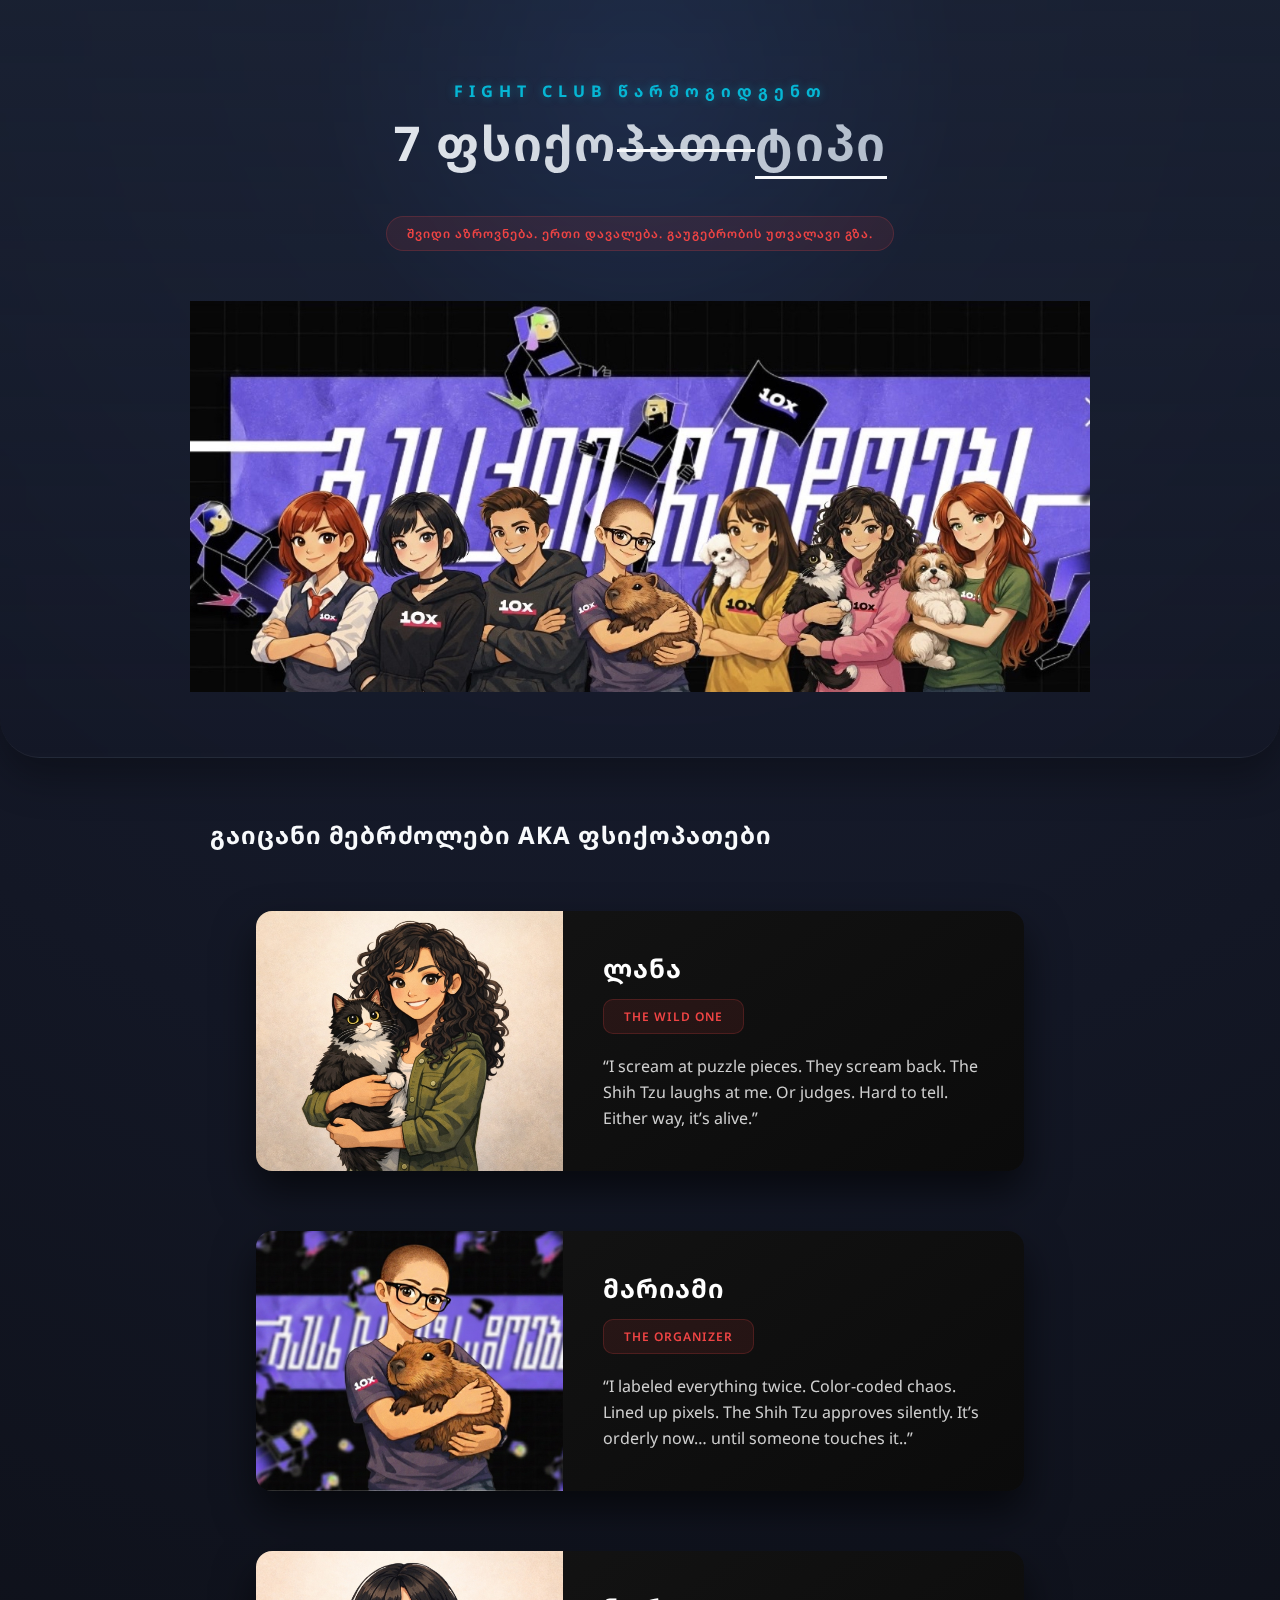
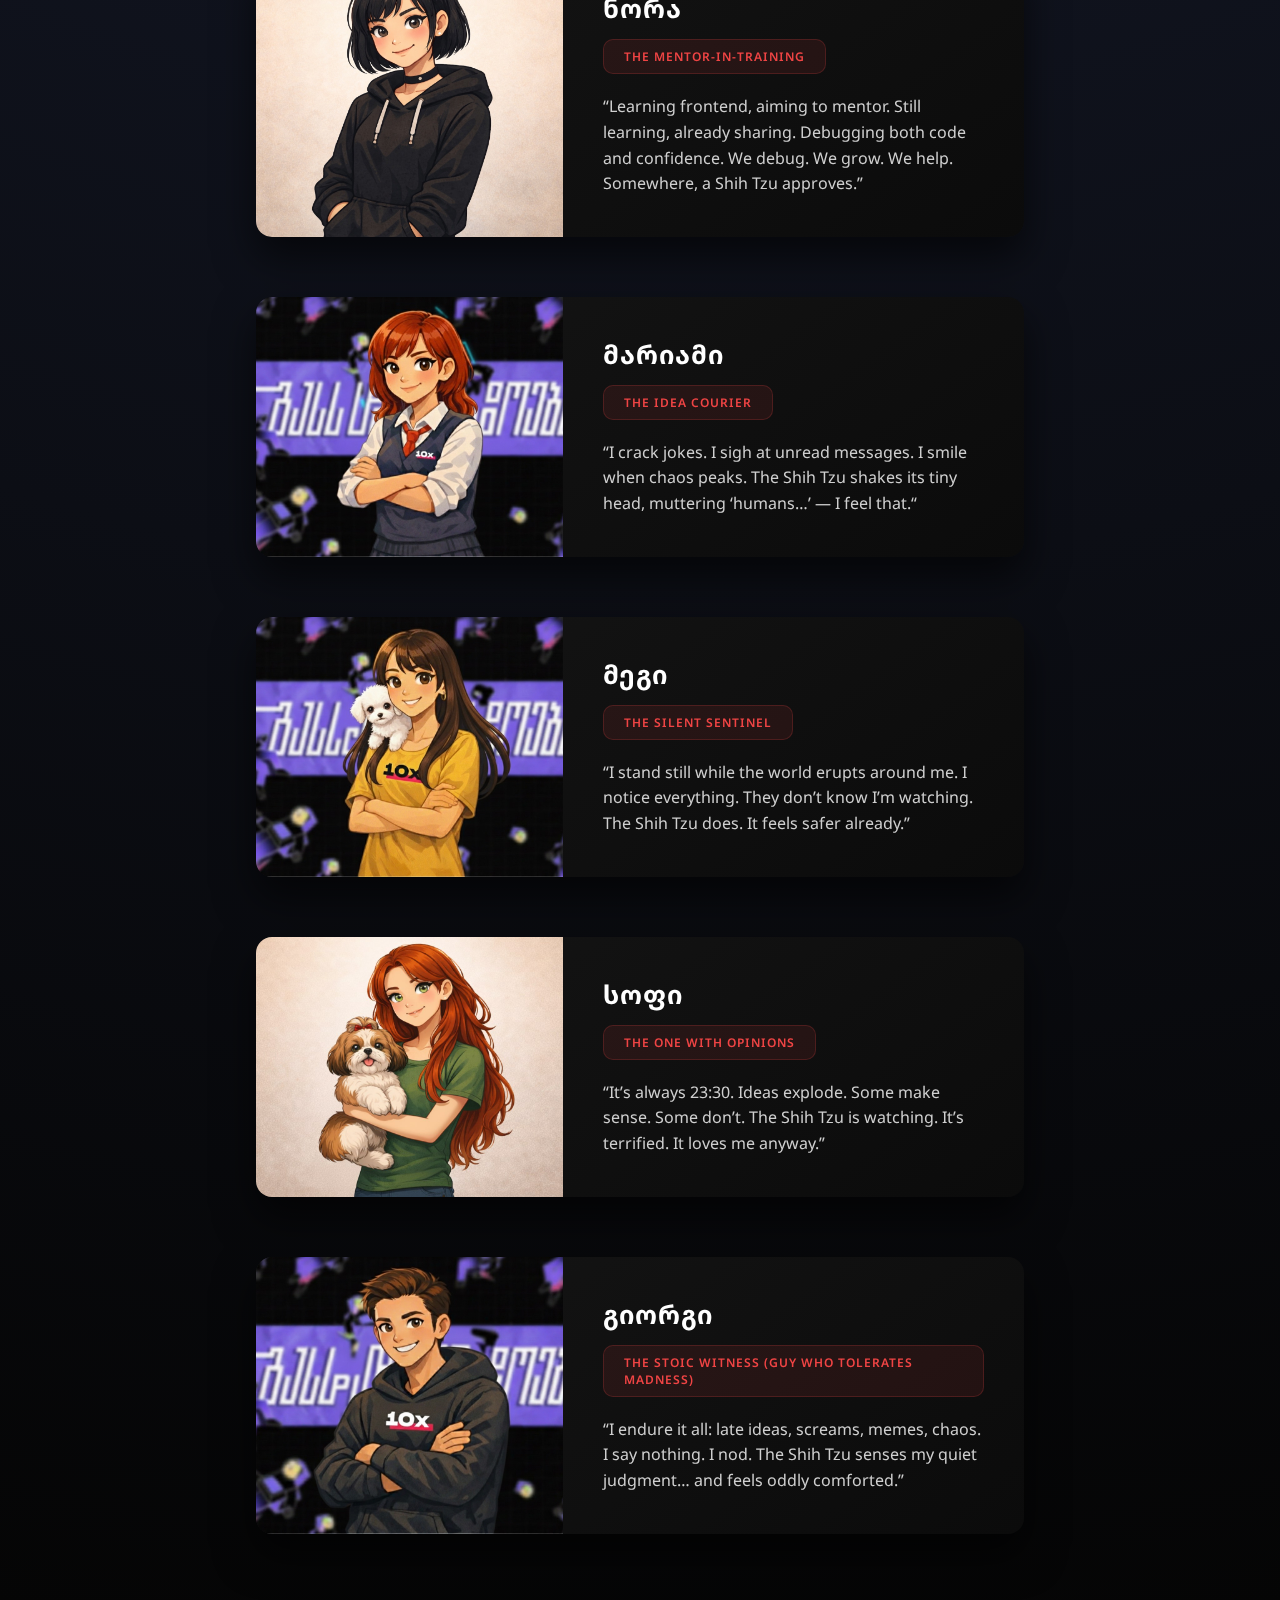
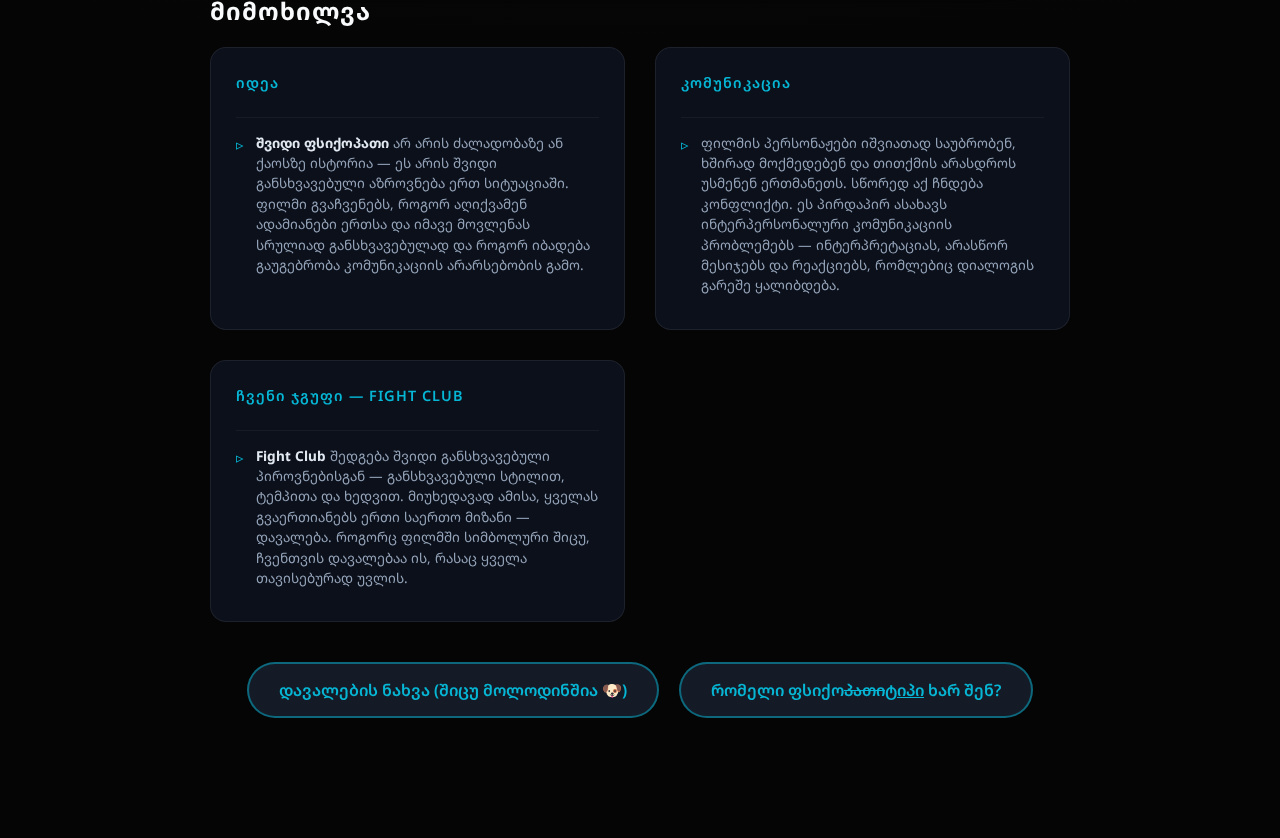
<file: index.html>
<!DOCTYPE html>
<html lang="ka">
  <head>
    <meta charset="UTF-8" />
    <meta name="viewport" content="width=device-width, initial-scale=1.0" />
    <title>Case Study: The Incident</title>
    <link rel="preconnect" href="https://fonts.googleapis.com" />
    <link rel="preconnect" href="https://fonts.gstatic.com" crossorigin />
    <link
      href="https://fonts.googleapis.com/css2?family=Noto+Sans+Georgian:wght@300;400;500;600;700&display=swap"
      rel="stylesheet"
    />
    <link rel="stylesheet" href="style.css" />
  </head>
  <body>
    <div id="snow-container"></div>
    <div class="ambient-light"></div>

    <header class="hero-full glass-panel">
      <div class="hero-inner-container">
        <div class="hero-top">
          <h1>Fight club <span class="highlight">წარმოგიდგენთ</span></h1>
          <h2 class="title">
            7
            <span class="join">
              ფსიქო
              <del>პათი</del>
              <ins>ტიპი</ins>
            </span>
          </h2>
          <div class="context-badge">
            შვიდი აზროვნება. ერთი დავალება. გაუგებრობის უთვალავი გზა.
          </div>
        </div>
        <img class="bg-img" src="./assets/images/hero.png" alt="10x" />
      </div>
    </header>

    <main class="container">
      <section>
        <h2>გაიცანი მებრძოლები aka ფსიქოპათები</h2>
        <div class="psycho-wrapper">
          <div class="psycho-card">
            <div class="psycho-image">
              <img src="./assets/images/Lana.png" alt="Lana" />
            </div>
            <div class="psycho-content">
              <h3 class="psycho-name">ლანა</h3>
              <div class="cards-badge">The Wild One</div>
              <p class="psycho-text">
                “I scream at puzzle pieces. They scream back. The Shih Tzu
                laughs at me. Or judges. Hard to tell. Either way, it’s alive.”
              </p>
            </div>
          </div>

          <div class="psycho-card">
            <div class="psycho-image">
              <img src="./assets/images/Mariami(Capi).png" alt="capi" />
            </div>
            <div class="psycho-content">
              <h3 class="psycho-name">მარიამი</h3>
              <div class="cards-badge">The Organizer</div>
              <p class="psycho-text">
                “I labeled everything twice. Color-coded chaos. Lined up pixels.
                The Shih Tzu approves silently. It’s orderly now… until someone
                touches it..”
              </p>
            </div>
          </div>

          <div class="psycho-card">
            <div class="psycho-image">
              <img src="./assets/images/Nora.png" alt="nora" />
            </div>
            <div class="psycho-content">
              <h3 class="psycho-name">ნორა</h3>
              <div class="cards-badge">The Mentor-in-Training</div>
              <p class="psycho-text">
                “Learning frontend, aiming to mentor. Still learning, already
                sharing. Debugging both code and confidence. We debug. We grow.
                We help. Somewhere, a Shih Tzu approves.”
              </p>
            </div>
          </div>

          <div class="psycho-card">
            <div class="psycho-image">
              <img src="./assets/images/Mariami.png" alt="mariami" />
            </div>
            <div class="psycho-content">
              <h3 class="psycho-name">მარიამი</h3>
              <div class="cards-badge">The Idea Courier</div>
              <p class="psycho-text">
                “I crack jokes. I sigh at unread messages. I smile when chaos
                peaks. The Shih Tzu shakes its tiny head, muttering ‘humans…’ —
                I feel that.“
              </p>
            </div>
          </div>

          <div class="psycho-card">
            <div class="psycho-image">
              <img src="./assets/images/Megi.png" alt="megi" />
            </div>
            <div class="psycho-content">
              <h3 class="psycho-name">მეგი</h3>
              <div class="cards-badge">The Silent Sentinel</div>
              <p class="psycho-text">
                “I stand still while the world erupts around me. I notice
                everything. They don’t know I’m watching. The Shih Tzu does. It
                feels safer already.”
              </p>
            </div>
          </div>

          <div class="psycho-card">
            <div class="psycho-image">
              <img src="./assets/images/Sofi.png" alt="sophie" />
            </div>
            <div class="psycho-content">
              <h3 class="psycho-name">სოფი</h3>
              <div class="cards-badge">The One With Opinions</div>
              <p class="psycho-text">
                “It’s always 23:30. Ideas explode. Some make sense. Some don’t.
                The Shih Tzu is watching. It’s terrified. It loves me anyway.”
              </p>
            </div>
          </div>

          <div class="psycho-card">
            <div class="psycho-image">
              <img src="./assets/images/Giorgi.png" alt="giorgi" />
            </div>
            <div class="psycho-content">
              <h3 class="psycho-name">გიორგი</h3>
              <div class="cards-badge">
                The Stoic Witness (Guy Who Tolerates Madness)
              </div>
              <p class="psycho-text">
                “I endure it all: late ideas, screams, memes, chaos. I say
                nothing. I nod. The Shih Tzu senses my quiet judgment… and feels
                oddly comforted.”
              </p>
            </div>
          </div>
        </div>
      </section>

      <section class="mimoxilva">
        <h2>მიმოხილვა</h2>
        <div class="mission-dashboard">
          <div class="mission-card">
            <div class="card-header">
              <h3>იდეა</h3>
            </div>
            <div class="card-body">
              <ul class="task-list">
                <li>
                  <strong>შვიდი ფსიქოპათი</strong> არ არის ძალადობაზე ან ქაოსზე
                  ისტორია — ეს არის შვიდი განსხვავებული აზროვნება ერთ
                  სიტუაციაში. ფილმი გვაჩვენებს, როგორ აღიქვამენ ადამიანები ერთსა
                  და იმავე მოვლენას სრულიად განსხვავებულად და როგორ იბადება
                  გაუგებრობა კომუნიკაციის არარსებობის გამო.
                </li>
              </ul>
            </div>
          </div>

          <div class="mission-card">
            <div class="card-header">
              <h3>კომუნიკაცია</h3>
            </div>
            <div class="card-body">
              <ul class="task-list">
                <li>
                  ფილმის პერსონაჟები იშვიათად საუბრობენ, ხშირად მოქმედებენ და
                  თითქმის არასდროს უსმენენ ერთმანეთს. სწორედ აქ ჩნდება
                  კონფლიქტი. ეს პირდაპირ ასახავს ინტერპერსონალური კომუნიკაციის
                  პრობლემებს — ინტერპრეტაციას, არასწორ მესიჯებს და რეაქციებს,
                  რომლებიც დიალოგის გარეშე ყალიბდება.
                </li>
              </ul>
            </div>
          </div>

          <div class="mission-card">
            <div class="card-header">
              <h3>ჩვენი ჯგუფი — Fight Club</h3>
            </div>
            <div class="card-body">
              <ul class="task-list">
                <li>
                  <strong>Fight Club</strong> შედგება შვიდი განსხვავებული
                  პიროვნებისგან — განსხვავებული სტილით, ტემპითა და ხედვით.
                  მიუხედავად ამისა, ყველას გვაერთიანებს ერთი საერთო მიზანი —
                  დავალება. როგორც ფილმში სიმბოლური შიცუ, ჩვენთვის დავალებაა ის,
                  რასაც ყველა თავისებურად უვლის.
                </li>
              </ul>
            </div>
          </div>
        </div>
      </section>

      <div class="action-buttons">
        <a href="main.html">დავალების ნახვა (შიცუ მოლოდინშია 🐶)</a>
        <a href="https://www.personalityassessor.com/ipip-300/" target="_blank">
          რომელი ფსიქო<del>პათი</del><ins>ტიპი</ins> ხარ შენ?
        </a>
      </div>
    </main>

    <script src="script.js"></script>
  </body>
</html>
</file>
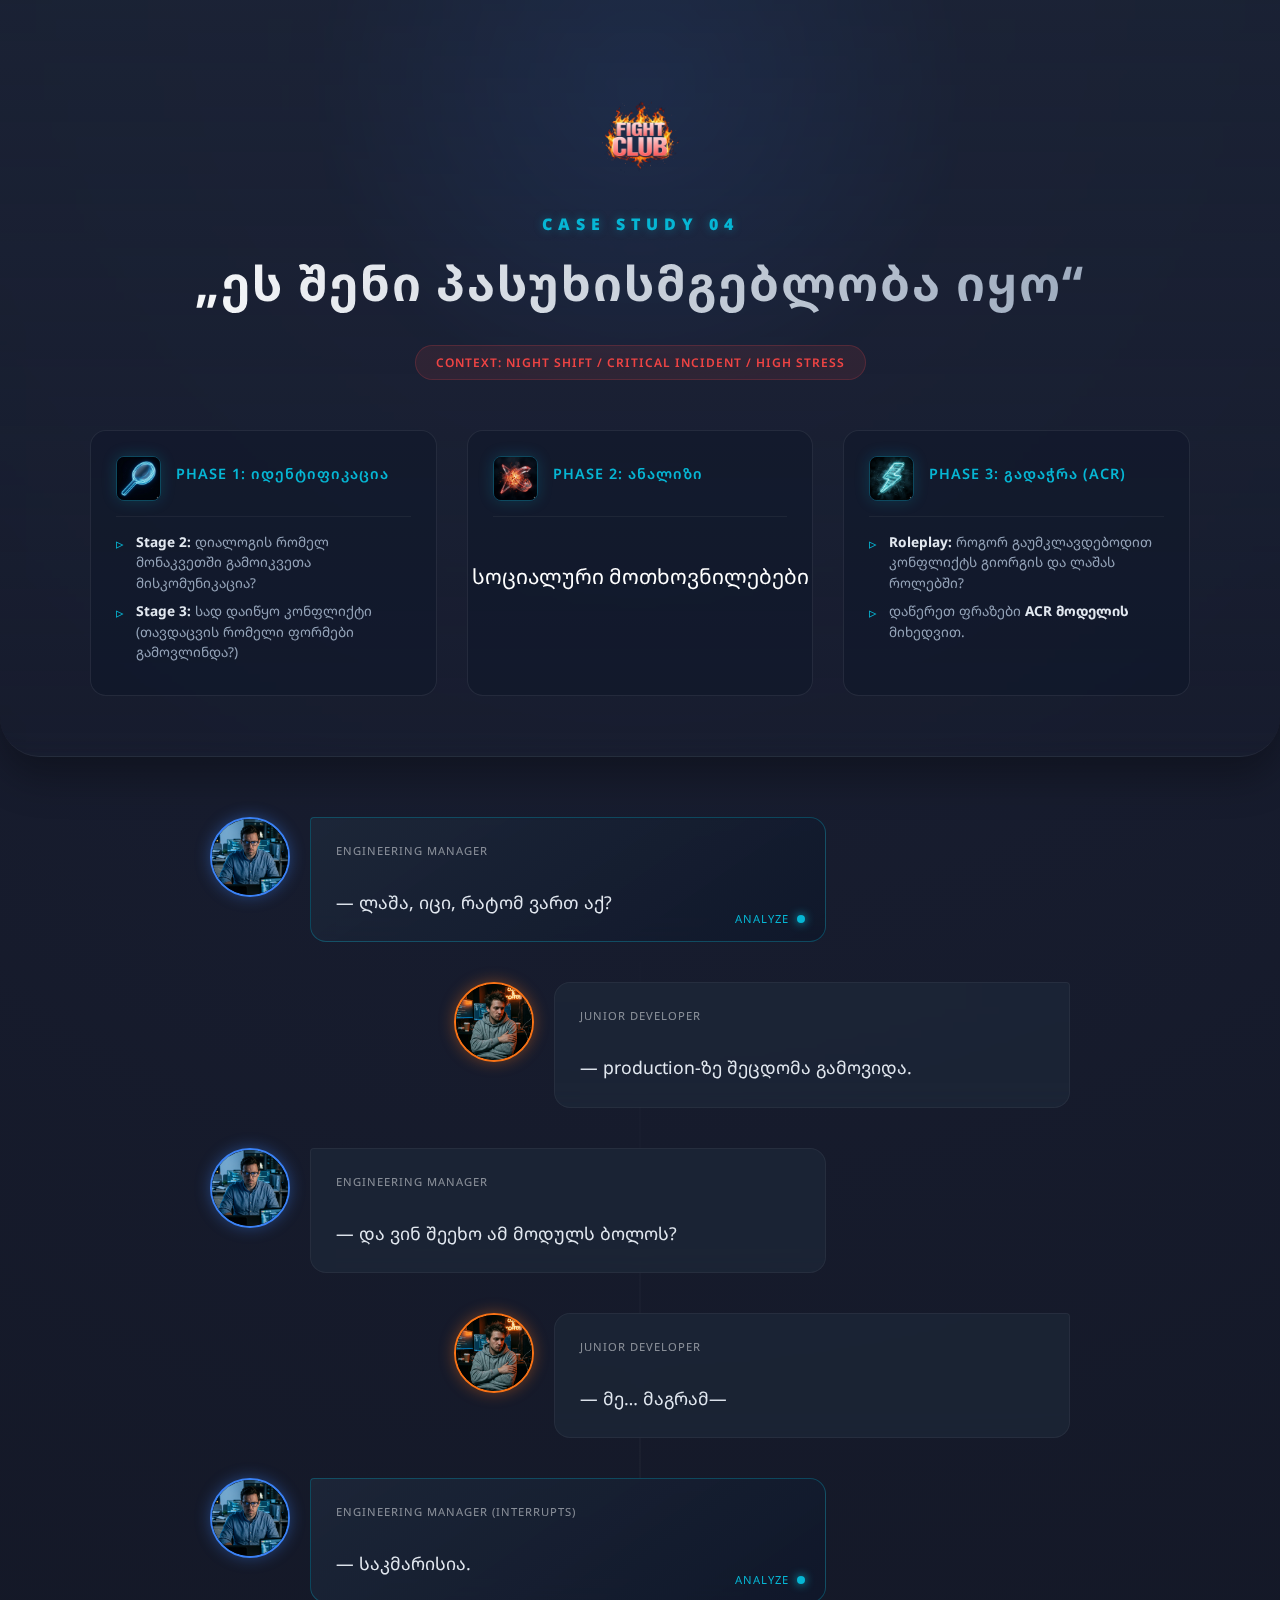
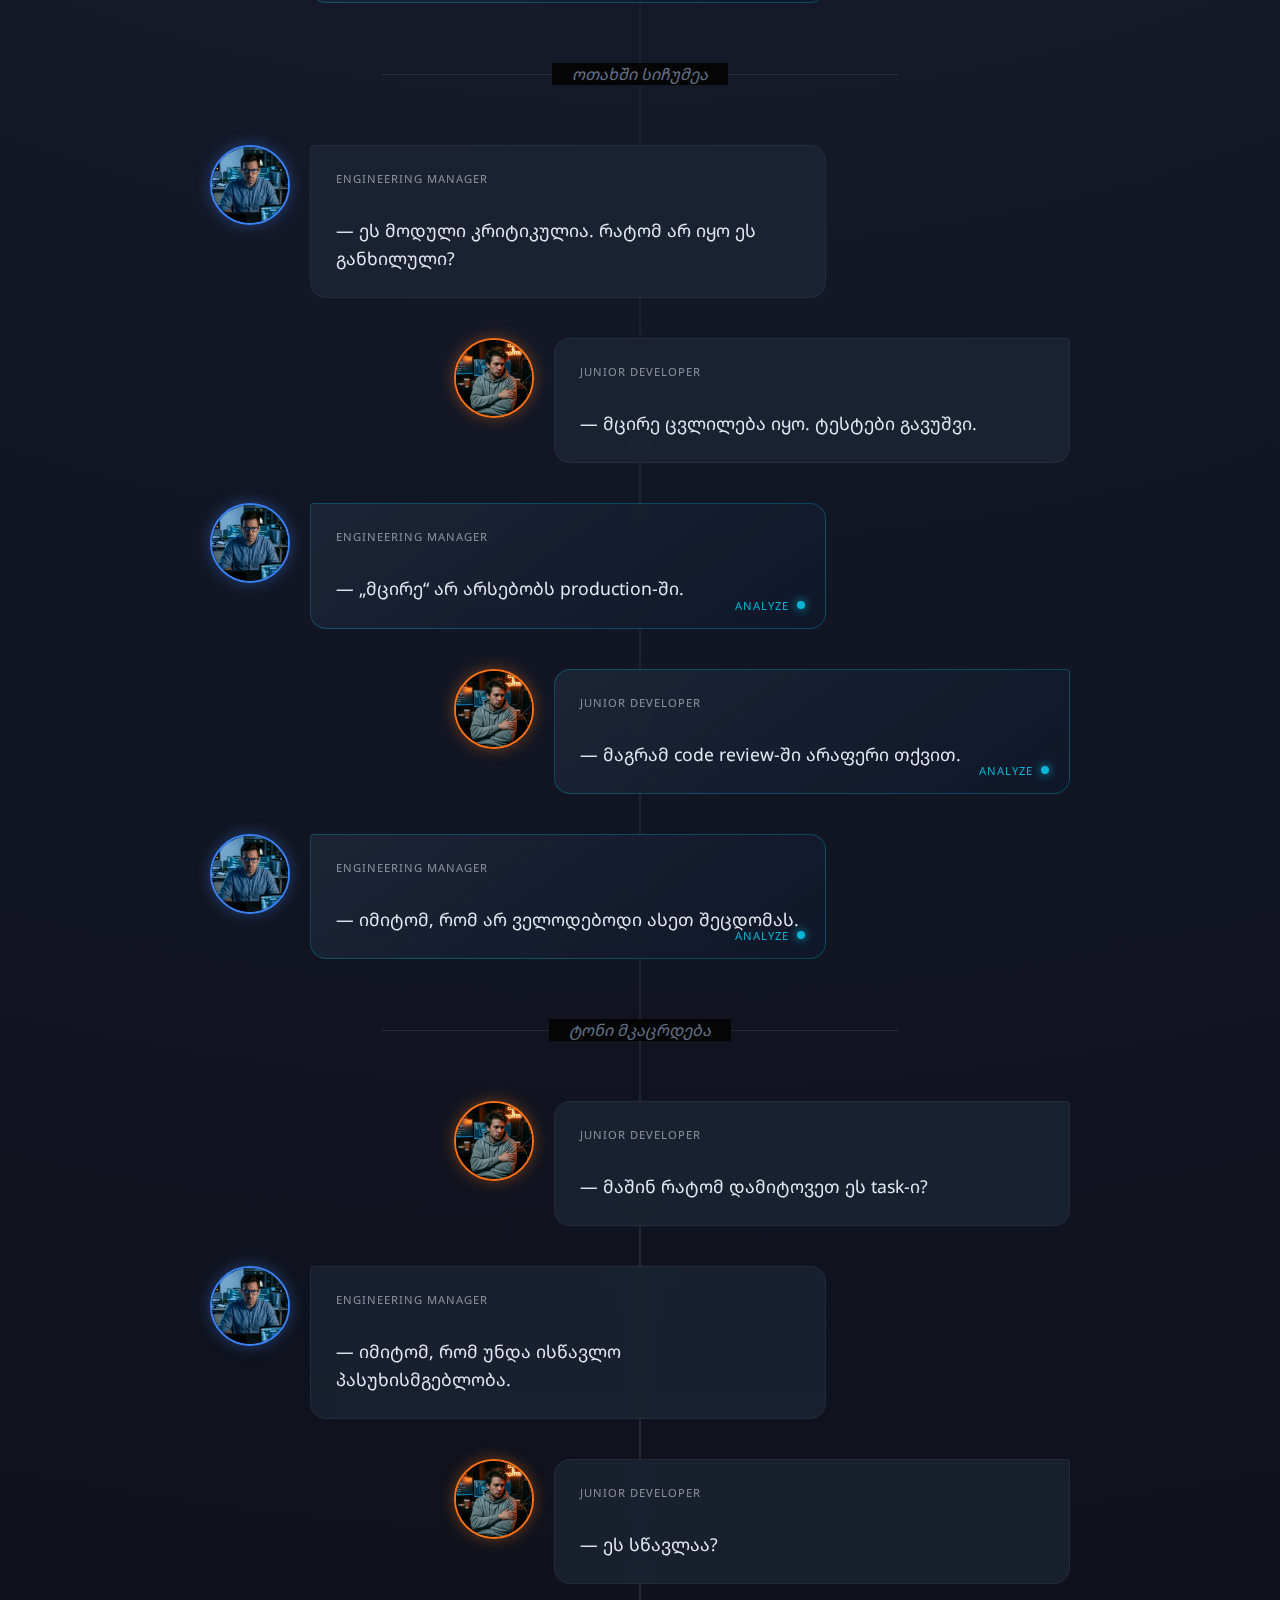
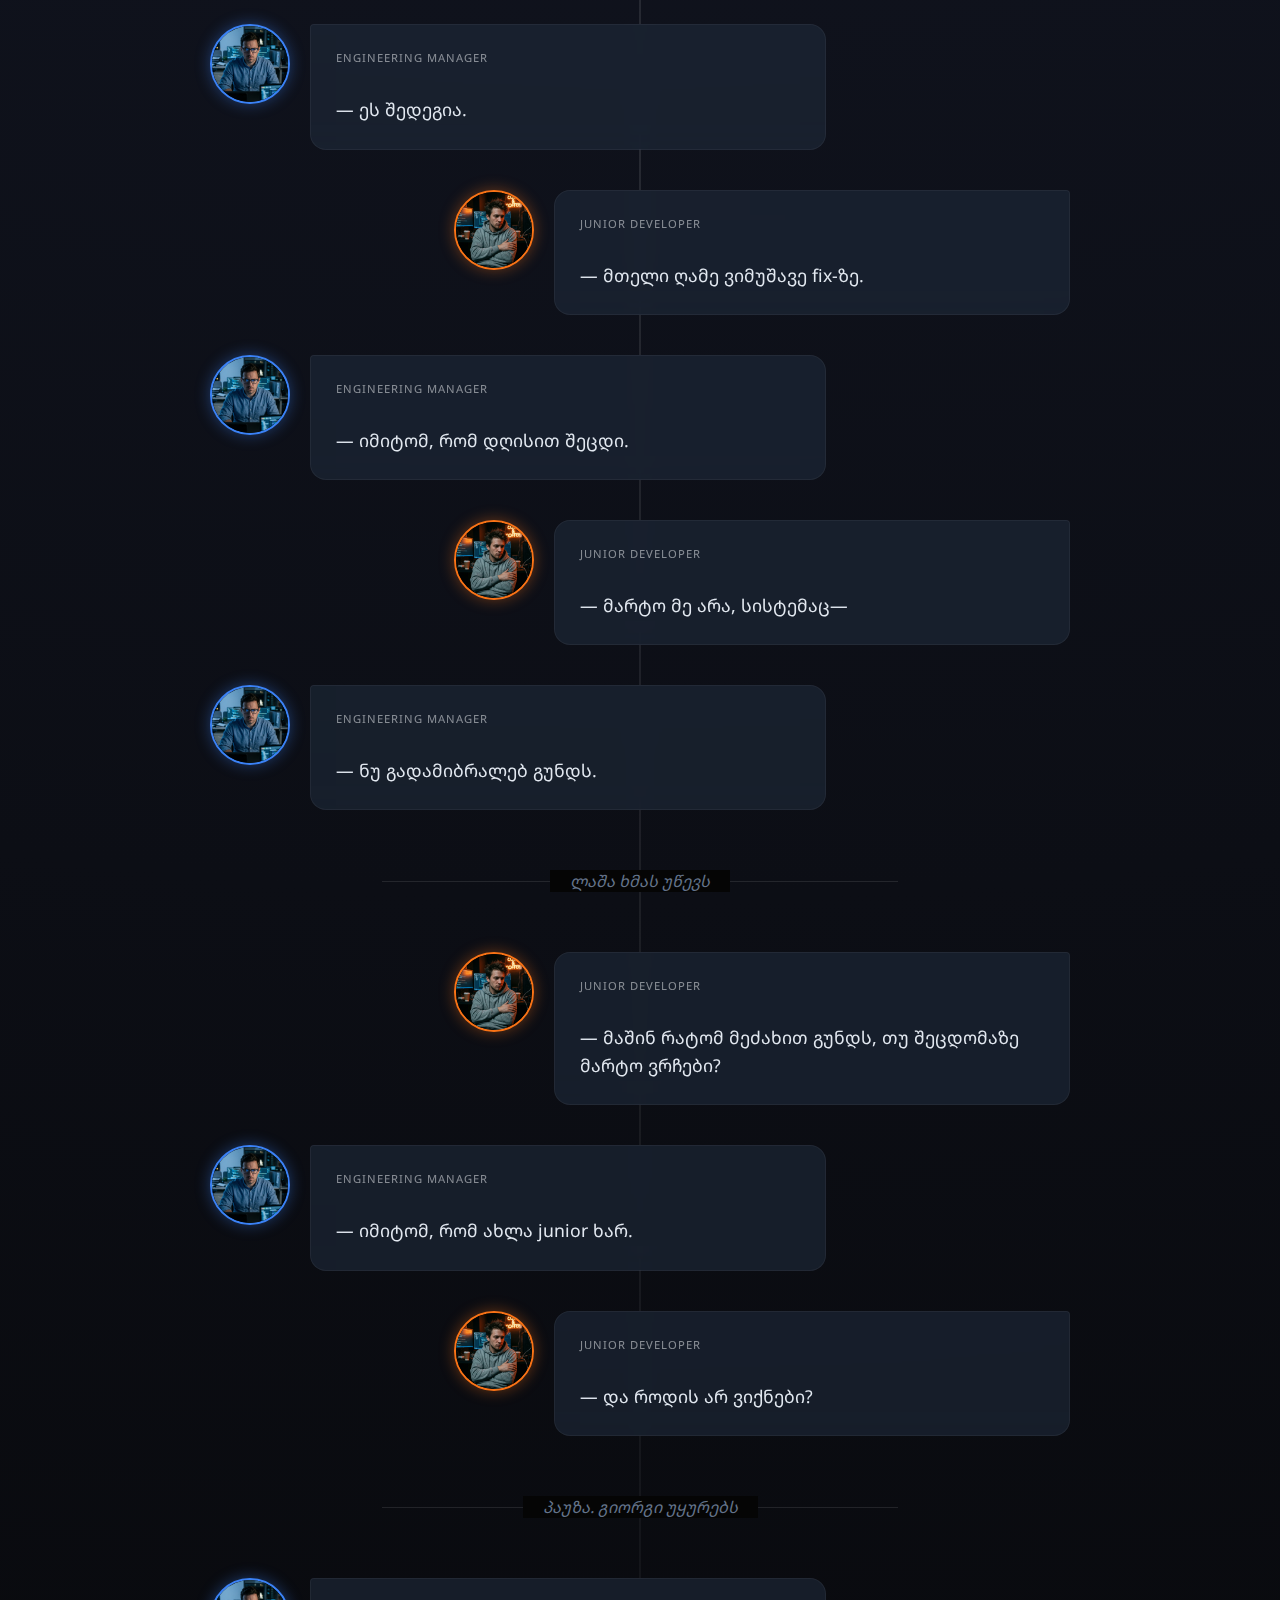
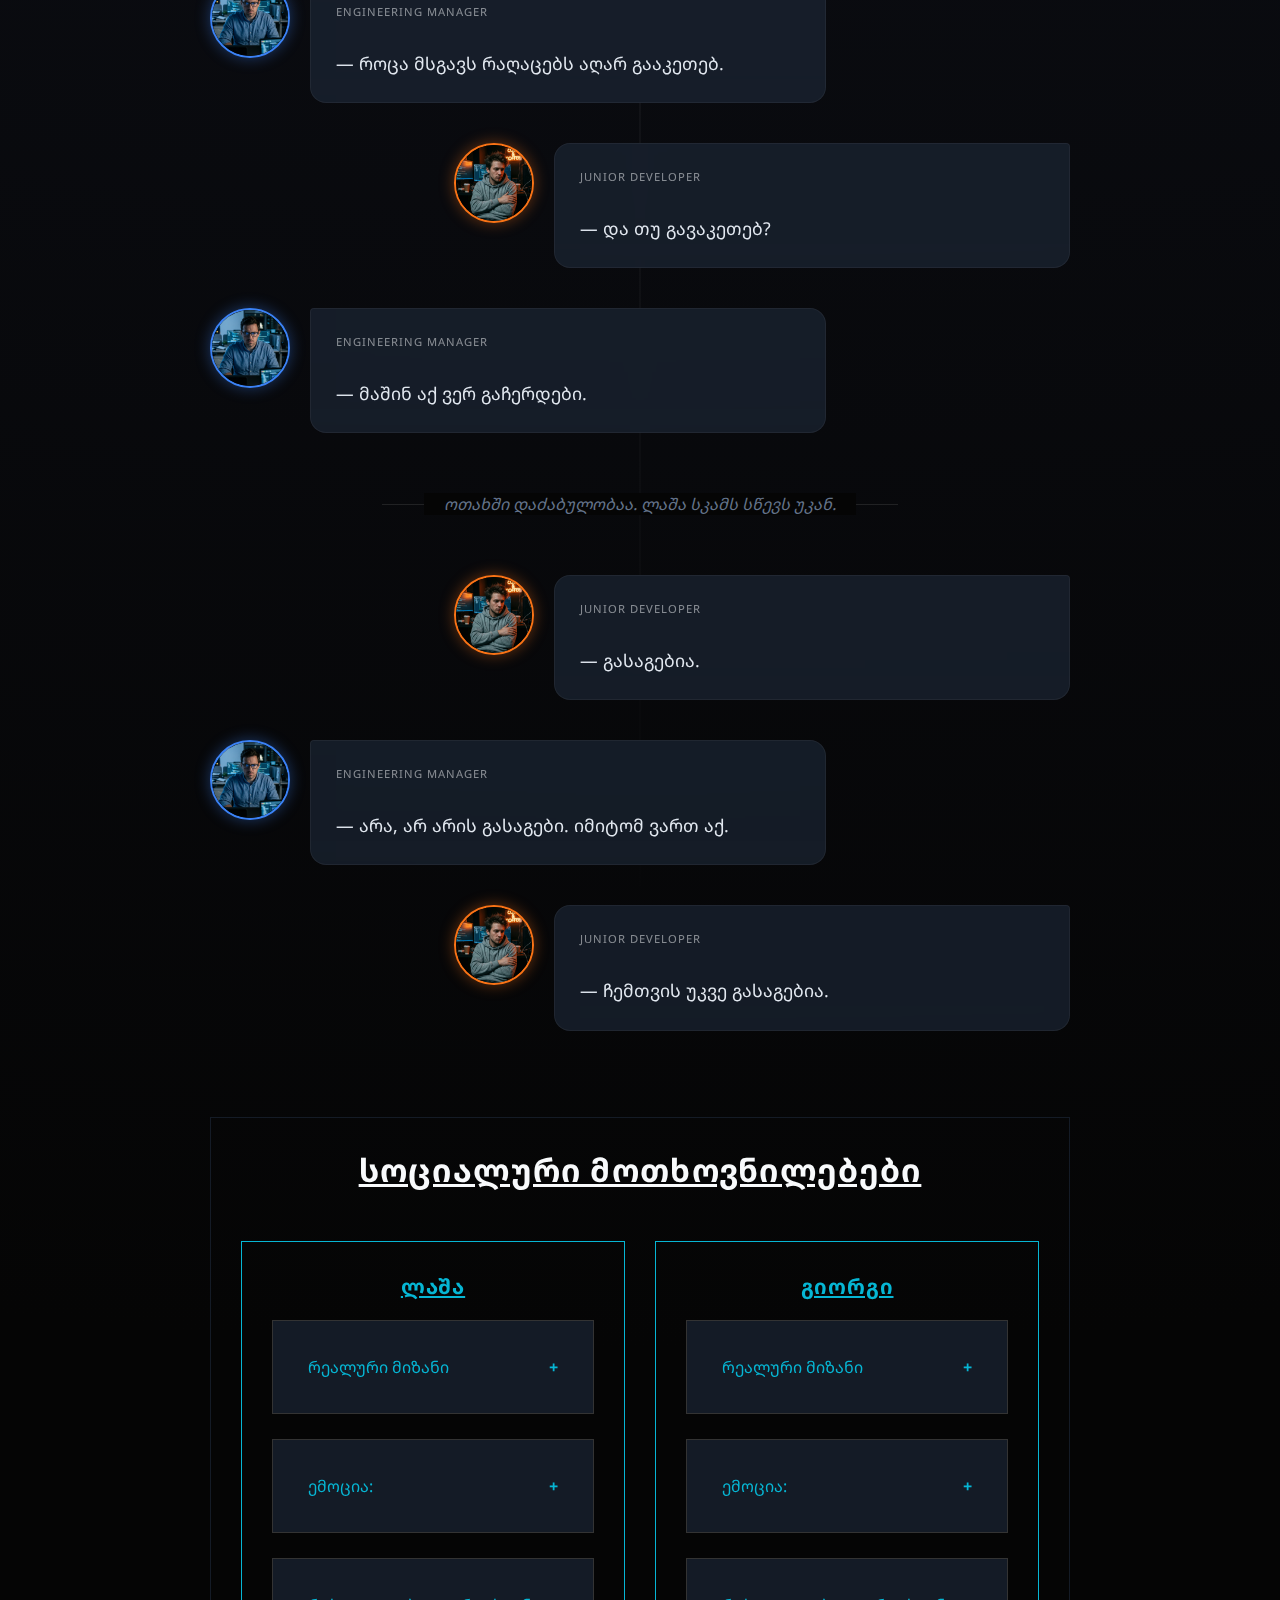
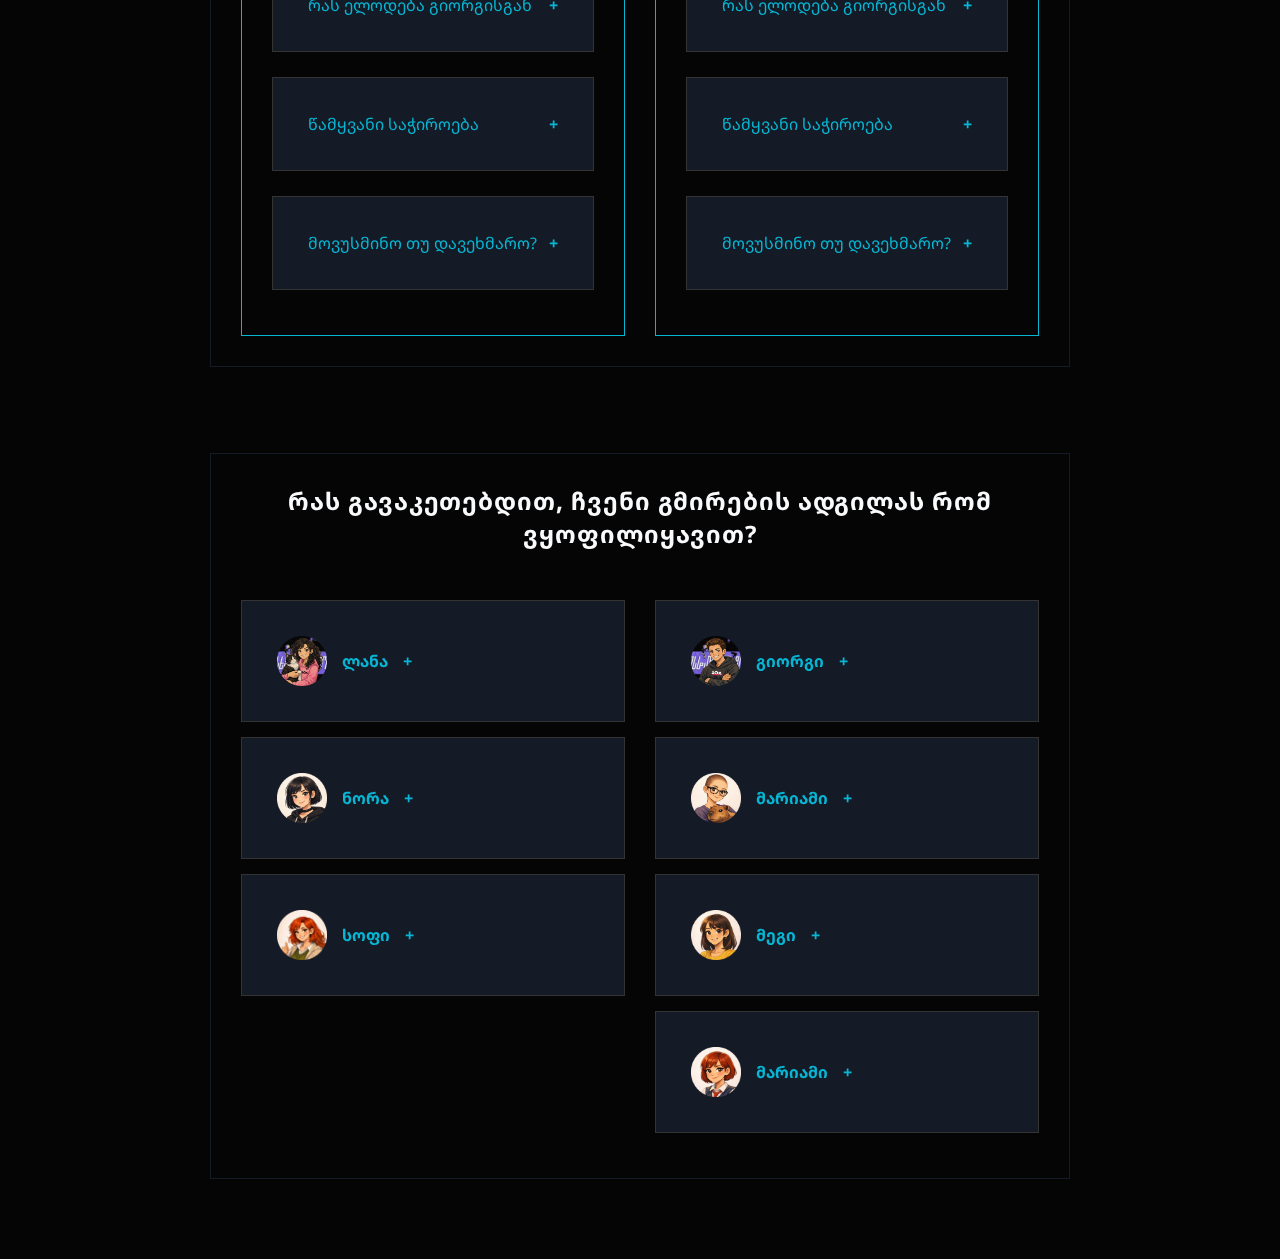
<file: main.html>
<!DOCTYPE html>
<html lang="ka">
  <head>
    <meta charset="UTF-8" />
    <meta name="viewport" content="width=device-width, initial-scale=1.0" />
    <title>Case Study: The Incident</title>
    <link rel="preconnect" href="https://fonts.googleapis.com" />
    <link rel="preconnect" href="https://fonts.gstatic.com" crossorigin />
    <link
      href="https://fonts.googleapis.com/css2?family=Inter:wght@300;400;600&family=Merriweather:ital,wght@0,300;0,700;1,300&display=swap"
      rel="stylesheet"
    />
    <link rel="preconnect" href="https://fonts.googleapis.com/" />
    <link rel="preconnect" href="https://fonts.gstatic.com/" crossorigin />
    <link
      href="https://fonts.googleapis.com/css2?family=Noto+Sans+Georgian:wght@300;400;500;600;700&display=swap"
      rel="stylesheet"
    />
    <link rel="stylesheet" href="style.css" />
  </head>
  <body>
    <div id="snow-container"></div>
    <div class="ambient-light"></div>

    <header class="hero-full glass-panel">
      <div class="hero-inner-container">
        <a href="index.html"
          ><img src="assets/images/Logo.png" alt="Fight club"
        /></a>
        <div class="hero-top">
          <h1>
            <strong>CASE STUDY <span class="highlight">04</span></strong>
          </h1>
          <h2>„ეს შენი პასუხისმგებლობა იყო“</h2>
          <div class="context-badge">
            Context: Night Shift / Critical Incident / High Stress
          </div>
        </div>

        <div class="mission-dashboard">
          <div class="mission-card">
            <div class="card-header">
              <img
                src="assets/step1.jpeg"
                alt="Identification"
                class="card-img"
              />
              <h3>PHASE 1: იდენტიფიკაცია</h3>
            </div>
            <div class="card-body">
              <ul class="task-list">
                <li>
                  <strong>Stage 2:</strong> დიალოგის რომელ მონაკვეთში გამოიკვეთა
                  მისკომუნიკაცია?
                </li>
                <li>
                  <strong>Stage 3:</strong> სად დაიწყო კონფლიქტი (თავდაცვის
                  რომელი ფორმები გამოვლინდა?)
                </li>
              </ul>
            </div>
          </div>

          <div class="mission-card analysis-card-main">
            <div class="card-header">
              <img src="assets/step2.jpeg" alt="Analysis" class="card-img" />
              <h3>PHASE 2: ანალიზი</h3>
            </div>
            <div class="card-body">
              <a href="#social-requirements">სოციალური მოთხოვნილებები</a>
              <!-- <ul class="task-list">
                <li>
                  <a href="#social-requirements">სოციალური მოთხოვნილებებ</a>
                </li>
                <li>
                  გამოიყენეთ <em>5 ბაზისური კითხვა</em> სიღრმისეული
                  ანალიზისთვის.
                </li>
              </ul> -->
            </div>
          </div>

          <div class="mission-card">
            <div class="card-header">
              <img src="assets/step3.jpeg" alt="Resolution" class="card-img" />
              <h3>PHASE 3: გადაჭრა (ACR)</h3>
            </div>
            <div class="card-body">
              <ul class="task-list">
                <li>
                  <strong>Roleplay:</strong> როგორ გაუმკლავდებოდით კონფლიქტს
                  გიორგის და ლაშას როლებში?
                </li>
                <li>დაწერეთ ფრაზები <strong>ACR მოდელის</strong> მიხედვით.</li>
              </ul>
            </div>
          </div>
        </div>
      </div>
    </header>

    <main class="container">
      <section class="timeline-area">
        <div class="timeline-line"></div>
        <!-- ნიმუში -->
        <div class="dialogue-row manager-row">
          <div class="avatar">
            <img src="assets/giorgi.jpeg" alt="Giorgi" />
          </div>
          <div class="content-wrapper">
            <div class="message manager analysis">
              <div class="author">Engineering Manager</div>
              <p>— ლაშა, იცი, რატომ ვართ აქ?</p>
              <div class="interaction-hint">
                <span>Analyze</span>
                <div class="pulse-dot"></div>
              </div>
            </div>
            <div class="analysis-panel">
              <div class="analysis-card">
                <h4>ნიმუში: სტუდენტის ანალიზი</h4>
                <p>
                  აქ გიორგი იწყებს "Parent" პოზიციიდან. კითხვა რიტორიკულია და
                  მიზნად ისახავს დომინირებას.
                </p>
              </div>
            </div>
          </div>
        </div>
        <!-- ნიმუშის დასასრული -->
        <div class="dialogue-row junior-row">
          <div class="content-wrapper">
            <div class="message junior">
              <div class="author">Junior Developer</div>
              <p>— production-ზე შეცდომა გამოვიდა.</p>
              <div class="interaction-hint">
                <span>Analyze</span>
                <div class="pulse-dot"></div>
              </div>
            </div>
            <div class="analysis-panel">
              <div class="analysis-card">
                <p class="placeholder-text">/// SYSTEM WAITING FOR INPUT ///</p>
              </div>
            </div>
          </div>
          <div class="avatar"><img src="assets/lasha.jpeg" alt="Lasha" /></div>
        </div>

        <div class="dialogue-row manager-row">
          <div class="avatar">
            <img src="assets/giorgi.jpeg" alt="Giorgi" />
          </div>
          <div class="content-wrapper">
            <div class="message manager">
              <div class="author">Engineering Manager</div>
              <p>— და ვინ შეეხო ამ მოდულს ბოლოს?</p>
              <div class="interaction-hint">
                <span>Analyze</span>
                <div class="pulse-dot"></div>
              </div>
            </div>
            <div class="analysis-panel">
              <div class="analysis-card">
                <p class="placeholder-text">/// SYSTEM WAITING FOR INPUT ///</p>
              </div>
            </div>
          </div>
        </div>

        <div class="dialogue-row junior-row">
          <div class="content-wrapper">
            <div class="message junior">
              <div class="author">Junior Developer</div>
              <p>— მე… მაგრამ—</p>
              <div class="interaction-hint">
                <span>Analyze</span>
                <div class="pulse-dot"></div>
              </div>
            </div>
            <div class="analysis-panel">
              <div class="analysis-card">
                <p class="placeholder-text">/// SYSTEM WAITING FOR INPUT ///</p>
              </div>
            </div>
          </div>
          <div class="avatar"><img src="assets/lasha.jpeg" alt="Lasha" /></div>
        </div>

        <div class="dialogue-row manager-row">
          <div class="avatar">
            <img src="assets/giorgi.jpeg" alt="Giorgi" />
          </div>
          <div class="content-wrapper">
            <div class="message manager analysis">
              <div class="author">Engineering Manager (Interrupts)</div>
              <p>— საკმარისია.</p>
              <div class="interaction-hint">
                <span>Analyze</span>
                <div class="pulse-dot"></div>
              </div>
            </div>
            <div class="analysis-panel">
              <div class="analysis-card">
                <h4>მისკუმუნიკაციის დასაწყისი</h4>
                <p class="placeholder-text">
                  გიორგიმ არ მისცა უფლება ლაშას, დაესრულებინა სათქმელი, მოკლედ
                  და პასიურ-აგრესიულად შეაწყვეტინა საუბარი.
                </p>
              </div>
            </div>
          </div>
        </div>

        <div class="scene-divider"><span>ოთახში სიჩუმეა</span></div>

        <div class="dialogue-row manager-row">
          <div class="avatar">
            <img src="assets/giorgi.jpeg" alt="Giorgi" />
          </div>
          <div class="content-wrapper">
            <div class="message manager">
              <div class="author">Engineering Manager</div>
              <p>— ეს მოდული კრიტიკულია. რატომ არ იყო ეს განხილული?</p>
              <div class="interaction-hint">
                <span>Analyze</span>
                <div class="pulse-dot"></div>
              </div>
            </div>
            <div class="analysis-panel">
              <div class="analysis-card">
                <p class="placeholder-text">/// SYSTEM WAITING FOR INPUT ///</p>
              </div>
            </div>
          </div>
        </div>

        <div class="dialogue-row junior-row">
          <div class="content-wrapper">
            <div class="message junior">
              <div class="author">Junior Developer</div>
              <p>— მცირე ცვლილება იყო. ტესტები გავუშვი.</p>
              <div class="interaction-hint">
                <span>Analyze</span>
                <div class="pulse-dot"></div>
              </div>
            </div>
            <div class="analysis-panel">
              <div class="analysis-card">
                <p class="placeholder-text">/// SYSTEM WAITING FOR INPUT ///</p>
              </div>
            </div>
          </div>
          <div class="avatar"><img src="assets/lasha.jpeg" alt="Lasha" /></div>
        </div>

        <div class="dialogue-row manager-row">
          <div class="avatar">
            <img src="assets/giorgi.jpeg" alt="Giorgi" />
          </div>
          <div class="content-wrapper">
            <div class="message manager analysis">
              <div class="author">Engineering Manager</div>
              <p>— „მცირე“ არ არსებობს production-ში.</p>
              <div class="interaction-hint">
                <span>Analyze</span>
                <div class="pulse-dot"></div>
              </div>
            </div>
            <div class="analysis-panel">
              <div class="analysis-card">
                <h4>კონფლიქტის დასაწყისი</h4>
                <p class="placeholder-text">
                  გიორგი, პირდაპირ, ყოველგვარი ტაქტის გარეშე, მკაცრად და უხეშად
                  აღნიშნავს ლაშას შეცდომას და ამ სიტყვებით პირდაპირ ეხება ლაშას
                  თავმოყვარეობასა და კომპეტენციას.
                </p>
              </div>
            </div>
          </div>
        </div>

        <div class="dialogue-row junior-row">
          <div class="content-wrapper">
            <div class="message junior analysis">
              <div class="author">Junior Developer</div>
              <p>— მაგრამ code review-ში არაფერი თქვით.</p>
              <div class="interaction-hint">
                <span>Analyze</span>
                <div class="pulse-dot"></div>
              </div>
            </div>
            <div class="analysis-panel">
              <div class="analysis-card">
                <h4>თავდაცვის ფორმები</h4>
                <h3>თავს იმართლებს და არ უსწორებს თვალს დაშვებულ შეცდომას.</h3>
                <p class="placeholder-text">
                  ლაშას პირველი და ერთ-ერთი ყველაზე ძლიერად გამოხატული თავდაცვის
                  ფორმა
                </p>
              </div>
            </div>
          </div>
          <div class="avatar"><img src="assets/lasha.jpeg" alt="Lasha" /></div>
        </div>

        <div class="dialogue-row manager-row">
          <div class="avatar">
            <img src="assets/giorgi.jpeg" alt="Giorgi" />
          </div>
          <div class="content-wrapper">
            <div class="message manager analysis">
              <div class="author">Engineering Manager</div>
              <p>— იმიტომ, რომ არ ველოდებოდი ასეთ შეცდომას.</p>
              <div class="interaction-hint">
                <span>Analyze</span>
                <div class="pulse-dot"></div>
              </div>
            </div>
            <div class="analysis-panel">
              <div class="analysis-card">
                <h4>თავდაცვითი ფორმა:</h4>
                <p class="placeholder-text">
                  გიორგი ცდილობს უხეშად გადააბრალოს პასუხისმგებლობა და დანაშაული
                  სრულად ლაშას, იმის მაგივრად რომ code-review ზე მას, როგორც
                  მენეჯერს, უფრო მეტი ყურადღება გამოეჩინა და შესწორებები
                  შეეტანა, გამოეპარა ეს დეტალი და შეცდომაც მოუგვარებელი დარჩა.
                </p>
              </div>
            </div>
          </div>
        </div>

        <div class="scene-divider"><span>ტონი მკაცრდება</span></div>

        <div class="dialogue-row junior-row">
          <div class="content-wrapper">
            <div class="message junior">
              <div class="author">Junior Developer</div>
              <p>— მაშინ რატომ დამიტოვეთ ეს task-ი?</p>
              <div class="interaction-hint">
                <span>Analyze</span>
                <div class="pulse-dot"></div>
              </div>
            </div>
            <div class="analysis-panel">
              <div class="analysis-card">
                <p class="placeholder-text">/// SYSTEM WAITING FOR INPUT ///</p>
              </div>
            </div>
          </div>
          <div class="avatar"><img src="assets/lasha.jpeg" alt="Lasha" /></div>
        </div>

        <div class="dialogue-row manager-row">
          <div class="avatar">
            <img src="assets/giorgi.jpeg" alt="Giorgi" />
          </div>
          <div class="content-wrapper">
            <div class="message manager">
              <div class="author">Engineering Manager</div>
              <p>— იმიტომ, რომ უნდა ისწავლო პასუხისმგებლობა.</p>
              <div class="interaction-hint">
                <span>Analyze</span>
                <div class="pulse-dot"></div>
              </div>
            </div>
            <div class="analysis-panel">
              <div class="analysis-card">
                <p class="placeholder-text">/// SYSTEM WAITING FOR INPUT ///</p>
              </div>
            </div>
          </div>
        </div>

        <div class="dialogue-row junior-row">
          <div class="content-wrapper">
            <div class="message junior">
              <div class="author">Junior Developer</div>
              <p>— ეს სწავლაა?</p>
              <div class="interaction-hint">
                <span>Analyze</span>
                <div class="pulse-dot"></div>
              </div>
            </div>
            <div class="analysis-panel">
              <div class="analysis-card">
                <p class="placeholder-text">/// SYSTEM WAITING FOR INPUT ///</p>
              </div>
            </div>
          </div>
          <div class="avatar"><img src="assets/lasha.jpeg" alt="Lasha" /></div>
        </div>

        <div class="dialogue-row manager-row">
          <div class="avatar">
            <img src="assets/giorgi.jpeg" alt="Giorgi" />
          </div>
          <div class="content-wrapper">
            <div class="message manager">
              <div class="author">Engineering Manager</div>
              <p>— ეს შედეგია.</p>
              <div class="interaction-hint">
                <span>Analyze</span>
                <div class="pulse-dot"></div>
              </div>
            </div>
            <div class="analysis-panel">
              <div class="analysis-card">
                <p class="placeholder-text">/// SYSTEM WAITING FOR INPUT ///</p>
              </div>
            </div>
          </div>
        </div>

        <div class="dialogue-row junior-row">
          <div class="content-wrapper">
            <div class="message junior">
              <div class="author">Junior Developer</div>
              <p>— მთელი ღამე ვიმუშავე fix-ზე.</p>
              <div class="interaction-hint">
                <span>Analyze</span>
                <div class="pulse-dot"></div>
              </div>
            </div>
            <div class="analysis-panel">
              <div class="analysis-card">
                <p class="placeholder-text">/// SYSTEM WAITING FOR INPUT ///</p>
              </div>
            </div>
          </div>
          <div class="avatar"><img src="assets/lasha.jpeg" alt="Lasha" /></div>
        </div>

        <div class="dialogue-row manager-row">
          <div class="avatar">
            <img src="assets/giorgi.jpeg" alt="Giorgi" />
          </div>
          <div class="content-wrapper">
            <div class="message manager">
              <div class="author">Engineering Manager</div>
              <p>— იმიტომ, რომ დღისით შეცდი.</p>
              <div class="interaction-hint">
                <span>Analyze</span>
                <div class="pulse-dot"></div>
              </div>
            </div>
            <div class="analysis-panel">
              <div class="analysis-card">
                <p class="placeholder-text">/// SYSTEM WAITING FOR INPUT ///</p>
              </div>
            </div>
          </div>
        </div>

        <div class="dialogue-row junior-row">
          <div class="content-wrapper">
            <div class="message junior">
              <div class="author">Junior Developer</div>
              <p>— მარტო მე არა, სისტემაც—</p>
              <div class="interaction-hint">
                <span>Analyze</span>
                <div class="pulse-dot"></div>
              </div>
            </div>
            <div class="analysis-panel">
              <div class="analysis-card">
                <p class="placeholder-text">/// SYSTEM WAITING FOR INPUT ///</p>
              </div>
            </div>
          </div>
          <div class="avatar"><img src="assets/lasha.jpeg" alt="Lasha" /></div>
        </div>

        <div class="dialogue-row manager-row">
          <div class="avatar">
            <img src="assets/giorgi.jpeg" alt="Giorgi" />
          </div>
          <div class="content-wrapper">
            <div class="message manager">
              <div class="author">Engineering Manager</div>
              <p>— ნუ გადამიბრალებ გუნდს.</p>
              <div class="interaction-hint">
                <span>Analyze</span>
                <div class="pulse-dot"></div>
              </div>
            </div>
            <div class="analysis-panel">
              <div class="analysis-card">
                <p class="placeholder-text">/// SYSTEM WAITING FOR INPUT ///</p>
              </div>
            </div>
          </div>
        </div>

        <div class="scene-divider"><span>ლაშა ხმას უწევს</span></div>

        <div class="dialogue-row junior-row">
          <div class="content-wrapper">
            <div class="message junior">
              <div class="author">Junior Developer</div>
              <p>— მაშინ რატომ მეძახით გუნდს, თუ შეცდომაზე მარტო ვრჩები?</p>
              <div class="interaction-hint">
                <span>Analyze</span>
                <div class="pulse-dot"></div>
              </div>
            </div>
            <div class="analysis-panel">
              <div class="analysis-card">
                <p class="placeholder-text">/// SYSTEM WAITING FOR INPUT ///</p>
              </div>
            </div>
          </div>
          <div class="avatar"><img src="assets/lasha.jpeg" alt="Lasha" /></div>
        </div>

        <div class="dialogue-row manager-row">
          <div class="avatar">
            <img src="assets/giorgi.jpeg" alt="Giorgi" />
          </div>
          <div class="content-wrapper">
            <div class="message manager">
              <div class="author">Engineering Manager</div>
              <p>— იმიტომ, რომ ახლა junior ხარ.</p>
              <div class="interaction-hint">
                <span>Analyze</span>
                <div class="pulse-dot"></div>
              </div>
            </div>
            <div class="analysis-panel">
              <div class="analysis-card">
                <p class="placeholder-text">/// SYSTEM WAITING FOR INPUT ///</p>
              </div>
            </div>
          </div>
        </div>

        <div class="dialogue-row junior-row">
          <div class="content-wrapper">
            <div class="message junior">
              <div class="author">Junior Developer</div>
              <p>— და როდის არ ვიქნები?</p>
              <div class="interaction-hint">
                <span>Analyze</span>
                <div class="pulse-dot"></div>
              </div>
            </div>
            <div class="analysis-panel">
              <div class="analysis-card">
                <p class="placeholder-text">/// SYSTEM WAITING FOR INPUT ///</p>
              </div>
            </div>
          </div>
          <div class="avatar"><img src="assets/lasha.jpeg" alt="Lasha" /></div>
        </div>

        <div class="scene-divider"><span>პაუზა. გიორგი უყურებს</span></div>

        <div class="dialogue-row manager-row">
          <div class="avatar">
            <img src="assets/giorgi.jpeg" alt="Giorgi" />
          </div>
          <div class="content-wrapper">
            <div class="message manager">
              <div class="author">Engineering Manager</div>
              <p>— როცა მსგავს რაღაცებს აღარ გააკეთებ.</p>
              <div class="interaction-hint">
                <span>Analyze</span>
                <div class="pulse-dot"></div>
              </div>
            </div>
            <div class="analysis-panel">
              <div class="analysis-card">
                <p class="placeholder-text">/// SYSTEM WAITING FOR INPUT ///</p>
              </div>
            </div>
          </div>
        </div>

        <div class="dialogue-row junior-row">
          <div class="content-wrapper">
            <div class="message junior">
              <div class="author">Junior Developer</div>
              <p>— და თუ გავაკეთებ?</p>
              <div class="interaction-hint">
                <span>Analyze</span>
                <div class="pulse-dot"></div>
              </div>
            </div>
            <div class="analysis-panel">
              <div class="analysis-card">
                <p class="placeholder-text">/// SYSTEM WAITING FOR INPUT ///</p>
              </div>
            </div>
          </div>
          <div class="avatar"><img src="assets/lasha.jpeg" alt="Lasha" /></div>
        </div>

        <div class="dialogue-row manager-row">
          <div class="avatar">
            <img src="assets/giorgi.jpeg" alt="Giorgi" />
          </div>
          <div class="content-wrapper">
            <div class="message manager">
              <div class="author">Engineering Manager</div>
              <p>— მაშინ აქ ვერ გაჩერდები.</p>
              <div class="interaction-hint">
                <span>Analyze</span>
                <div class="pulse-dot"></div>
              </div>
            </div>
            <div class="analysis-panel">
              <div class="analysis-card">
                <p class="placeholder-text">/// SYSTEM WAITING FOR INPUT ///</p>
              </div>
            </div>
          </div>
        </div>

        <div class="scene-divider">
          <span>ოთახში დაძაბულობაა. ლაშა სკამს სწევს უკან.</span>
        </div>

        <div class="dialogue-row junior-row">
          <div class="content-wrapper">
            <div class="message junior">
              <div class="author">Junior Developer</div>
              <p>— გასაგებია.</p>
              <div class="interaction-hint">
                <span>Analyze</span>
                <div class="pulse-dot"></div>
              </div>
            </div>
            <div class="analysis-panel">
              <div class="analysis-card">
                <p class="placeholder-text">/// SYSTEM WAITING FOR INPUT ///</p>
              </div>
            </div>
          </div>
          <div class="avatar"><img src="assets/lasha.jpeg" alt="Lasha" /></div>
        </div>

        <div class="dialogue-row manager-row">
          <div class="avatar">
            <img src="assets/giorgi.jpeg" alt="Giorgi" />
          </div>
          <div class="content-wrapper">
            <div class="message manager">
              <div class="author">Engineering Manager</div>
              <p>— არა, არ არის გასაგები. იმიტომ ვართ აქ.</p>
              <div class="interaction-hint">
                <span>Analyze</span>
                <div class="pulse-dot"></div>
              </div>
            </div>
            <div class="analysis-panel">
              <div class="analysis-card">
                <p class="placeholder-text">/// SYSTEM WAITING FOR INPUT ///</p>
              </div>
            </div>
          </div>
        </div>

        <div class="dialogue-row junior-row">
          <div class="content-wrapper">
            <div class="message junior">
              <div class="author">Junior Developer</div>
              <p>— ჩემთვის უკვე გასაგებია.</p>
              <div class="interaction-hint">
                <span>Analyze</span>
                <div class="pulse-dot"></div>
              </div>
            </div>
            <div class="analysis-panel">
              <div class="analysis-card">
                <p class="placeholder-text">/// SYSTEM WAITING FOR INPUT ///</p>
              </div>
            </div>
          </div>
          <div class="avatar"><img src="assets/lasha.jpeg" alt="Lasha" /></div>
        </div>
      </section>
      <section id="social-requirements">
        <div class="grid-header">
          <h2>სოციალური მოთხოვნილებები</h2>
        </div>
        <!-- <div class="parent-of"> -->
        <div class="lasha">
          <h3>ლაშა</h3>
          <details>
            <summary>რეალური მიზანი</summary>
            <p>პატივისცემის მიღება და სამართლიანობის განცდა</p>
          </details>
          <details>
            <summary>ემოცია:</summary>
            <p>ბრაზი, შფოთვა, იმედგაცრუება ( ქრონოლოგიურად)</p>
          </details>
          <details>
            <summary>რას ელოდება გიორგისგან</summary>
            <p>მოსმენა, აღიარება.</p>
          </details>
          <details>
            <summary>წამყვანი საჭიროება</summary>
            <p>
              კომპეტენცია, მიკუთვნებულობა/არჩეულად ყოფნა, სამართლიანობა,
              სამართლიანი წესრიგი
            </p>
          </details>
          <details>
            <summary>მოვუსმინო თუ დავეხმარო?</summary>
            <p>ემოცია მაღალია საჭიროა მოსმენა.</p>
          </details>
        </div>
        <div class="giorgi">
          <h3>გიორგი</h3>
          <details>
            <summary>რეალური მიზანი</summary>
            <p>აგენტურობა/ ავტონომია</p>
            <p>
              <em
                >გიორგი ლაშასთან საუბარში ხშირად გამოხატავს საკუთარ მაღალ
                პოზიციას, ხაზს უსვამს რომ ლაშა მას უნდა ემორჩილებოდეს და მის
                გარეშე არ უნდა ირებდეს გადაწყვეტილებებს.</em
              >
            </p>
          </details>
          <details>
            <summary>ემოცია:</summary>
            <p>ბრაზი.</p>
          </details>
          <details>
            <summary>რას ელოდება გიორგისგან</summary>
            <p>
              დაშვებულ შეცდომაზე პასუხისმგებლობის აღებასა და აღიარებას, უფრო მეტ
              სანდოობას.
            </p>
          </details>
          <details>
            <summary>წამყვანი საჭიროება</summary>
            <p>სტატუსი/აღიარება, უსაფრთხოება, აგენტურობა/ავტონომია.</p>
          </details>
          <details>
            <summary>მოვუსმინო თუ დავეხმარო?</summary>
            <p>ემოცია მაღალია, ამიტომ პირველ რიგში საჭიროა მოსმენა</p>
          </details>
        </div>
        <!-- </div> -->
      </section>
      <section id="ourview">
        <div class="ourview-header">
          <h2>რას გავაკეთებდით, ჩვენი გმირების ადგილას რომ ვყოფილიყავით?</h2>
        </div>
        <div class="left">
          <div class="lana">
            <details>
              <summary>
                <img src="./assets/images/Lana-icon.png" alt="Lana" />
                ლანა
              </summary>
              <p>
                <strong>გიორგის ადგილას:</strong> ვეცდებოდი ემოციები
                გამეკონტროლებინა და უფრო პატივისცემით დავლაპარაკებოდი ნებისმიერ
                გუნდის წევრს იქნებოდა ეს ჩემზე მაღლა თუ "დაბლა" მდგომი. გუნდი
                სწორედ იმიტომ არსებობს რომ გუნდის წვრებმა შეძლონ ერთმანეთის
                შევსება, დახმარება და მოტივაციის ამაღლება, რაც არ იგრძნობოდა იმ
                მომენტისთვის ემოციურ ფონზე მყოფ სენიორ გიორგისგან.
              </p>
              <p>
                <strong>ლაშას ადგილას:</strong>
                ლაშას ადგილას ნებისმიერი ცვლილების გაშვებამდე, ამ ცვლილებას
                აუცილებლად ჯგუფთან განვიხილავდი და მათ აზრსაც გავიგებდი და
                უშუალოდ შემდეგ გავუშვებდი პროექტში, რათქმაუნდა თუ მოხდა
                მოსახდენი და ასეთ სიტუაციაში უკვე აღმოვჩნდი შედეგებისთვის მზად
                ვიქნები და სენიორის დამოკიდებულებასაც შევეცდები რომ გავიგო
                როგორიც არ უნდა იყოს. ლაშას ეტყობა, რომ საკუთარი კოლექტივით
                კმაყოფილი არ არის და თითქოს თავს იქ არ გრძნობს სადაც მისი
                ადგილია ეს მის ნათქვამშიც იგრძნობა "-მაშინ რატომ მეძახით გუნდს,
                თუ შეცდომაზე მარტო ვრჩები?" შეიძლება უშუალოდ დიალოგის დროს "
                როგორ მოვიქცეოდი ლაშას აგილას ? "ამ კითხვას არ ეხება, მაგრამ
                ავწონ დავწონიდი სიტუაციას, რაში მდგომარეობს პრობლემა? მართლა
                სხვებშია პრობლემა თუ თავს უბრალოდ მსხვერპლად ვთვლი ? რატომ არ
                ვგრძნობ თავს იქ სადაც მინდა რომ განვითარდე? მსგავსი კითხვებით
                მივიდოდი პასუხამდე და თუ პრობლემა ჩემს თავში იქნებოდა მასზე
                ვიმუშავებდი და თუ პრობლემას უშუალოდ გუნდის დამოკიდებულებაში
                დავინახავდი , წამოვიდოდი გუნდიდან. პს ეს უბრალოდ ზოგადად ლაშას
                ეხება და არა ამ კონკრეტულ კონფლიქტს
              </p>
            </details>
          </div>
          <div class="nora">
            <details>
              <summary>
                <img src="assets/images/Nora-icon.png" alt="Nora" />
                ნორა
              </summary>
              <p>
                <strong>გიორგის ადგილას:</strong>
                პირველ რიგში ვაღიარებდი და დავაფასებდი ლაშას შრომას შემდეგი
                ფრაზით. „ვხედავ, რომ მთელი ღამე იმუშავე და ეს მარტივი არ იყო.“
                შემდეგ დავაზუსტებდი თუ რა კონტექსტში მიიღო ლაშამ კონკრეტული
                გადაწყვეტილება და ბოლოს ერთად გადავწყვეტდით არსებულ პრობლემას,
                კერძოდ განვსაზვღავდით ამ პრობლემას და მის რისკს მომავალში, რომ
                მსგავსი პრობელემა არ წარმოიქმნას სამომავლოდ და შევთავაზებდი
                ლაშას ჩემს მხარდაჭერას დახმარების გზით.
              </p>
              <p>
                <strong>ლაშას ადგილას:</strong>
                პირველ რიგში ვაღიარდებდი, რომ გიორგისთვის, როგორც ინჟინრის
                მენეჯერისთვის მნიშვნელოვანი და კრიტიკულია არსებული ინციდენტი.
                შემდგომ ავუხსნიდი ჩემს დამოკიდებულებას და გადაწყვეტას თუ რატომ
                მივიღე ეს გადაწყვეტილება არსებულ საკითხთან. ხოლოდ გადაწყვეტის
                ნაწილში წინასწარ დავაზუსტებდი მსგავს ცვლილებებს, რომ მომავალში
                არ წავაწყდე იმავე პრობლემას და კვლავ არ წარმოიქმნას კონფლიქტი.
              </p>
            </details>
          </div>
          <div class="sofi">
            <details>
              <summary>
                <img src="assets/images/Sofi-icon.png" alt="Sofi" />
                სოფი
              </summary>
              <p>
                <strong>გიორგის ადგილას:</strong> სრულად ავიღებდი
                პასუხისმგებლობას გუნდის მუშაობაზე, მათ შორის ჯუნიორის შეცდომაზე.
                მშვიდად ავუხსნიდი რა შეცდომებმა გამოიწვია ხარვეზი და შემდგომში
                როგორ აგვერიდებინა თავიდან. კარგი სწავლების მექანიზმია
                დამოუკიდებლად მუშაობა, თუმცა თუ წარმატება მთელი გუნდისაა,
                შეცდომები მარტო დაქვემდებარებულზე არ უნდა გადატყდეს.
              </p>
              <p>
                <strong>ლაშას ადგილას:</strong> ... რამდენიმე ღრმა ჩასუნთქვის
                შემდეგ, უფრო ნათლად შევახსენებდი მენეჯერს თავის
                პასუხისმგებლობებს. თუ როგორც ჯუნიორს ღრმა წყალში მაგდებენ,
                იმისთვისაც უნდა იყვნენ მზად, რომ შეიძლება ნაპირს ვერ მივაღწიო,
                რაც არ უნდა გულით მინდოდეს
              </p>
            </details>
          </div>
        </div>
        <div class="right">
          <div class="giorgi">
            <details>
              <summary>
                <img src="assets/images/Giorgi-icon.png" alt="Giorgi" />
                გიორგი
              </summary>
              <p>
                <strong> გიორგის ადგილას: </strong> <br />
                A — აღიარება „ვხედავ, რომ ამ ინციდენტზე დიდი ძალისხმევა დახარჯე
                და ეს შენთვ ის რთული ღამე იყო.“ <br />
                C — განმარტება „მინდა დეტალურად გავიგო, რა გადაწყვეტილებები
                მიიღე და რა სა ფუძვლით ჩათვალე ცვლილება უსაფრთხოდ.“ <br />
                R — რეაგირება „მოდით, ერთად განვიხილოთ პროცესი და დავინახოთ,
                როგორ გავა უმჯობესოთ ის მომავალში, რომ მსგავსი სიტუაციები აღარ
                განმეორდეს.“
              </p>
              <p>
                <strong>ლაშას ადგილას:</strong><br />
                A — აღიარება „ვაცნობიერებ, რომ შეცდომა სერიოზულია და
                პასუხისმგებლობას ვიღ ებ ჩემს გადაწყვეტილებაზე.“ <br />
                C — განმარტება „მინდა აგიხსნათ, რა ლოგიკით ვიმოქმედე და სად
                მეგონა, რომ რი სკი კონტროლირებადი იყო.“ <br />
                R — რეაგირება „მჭირდება უკუკავშირი და მხარდაჭერა, რათა ამ
                გამოცდილებიდან ვისწავლო და მომავალში უკეთ ვიმოქმედო.“
              </p>
            </details>
          </div>
          <div class="chelo">
            <details>
              <summary>
                <img
                  src="./assets/images/Mariami(Capi)-icon.png"
                  alt="Mariami"
                />
                მარიამი
              </summary>
              <p>
                <strong>გიორგის ადგილას:</strong>
                როგორც, სტატუსით მაღლა მყოფმა ადამიანმა, უნდა დააწესოს ემოციური
                ზღვარი და მეტი სიმშვიდით წარმართოს დიალოგი, ასევე ლაშას შრომის
                დაფასება უნდა ისწავლოს, კარგი იქნება თუ გამოიყენობს დიალოგში
                შემდეგი სახის წყობას: აღიაროს თანამშრმლის შრომა მადლობით, და
                ასევე სწორად აუხსნას „რა დაშავდა <br />
                <em
                  ><strong>მაგალითად:</strong> მადლობა ლაშა, დასაფასებელია რომ
                  ცდილობ განვითარდე და დამოუკიდებლად სცადო პროექტის გაკეთება,
                  ასევე ძალაინ დასაფასებელია რომ ამხელა შრომა ჩადე, მაგრამ ისიც
                  უნდა ვთქვათ რომ ეს არ არის პროექტი სადაც დაუკითხავად უნდა
                  მუშაობდე, შემდეგში გთხოვ, რომ თუ რამეს დააპირებ ჯერ მე
                  ჩამაყენო საქმის კურსში და ა.შ</em
                >
              </p>
              <p>
                <strong>ლაშას ადგილას:</strong>
                როგორც სტატუსით დაბლა მდგომმა თანამშრომელმა თავის მუდმივი
                მართლების მაგივრად, ბოდიში უნდა მოიხადოს, და ასევე ახსნას თუ
                რატომ მიიღო გადაწყვეტილება შეეცვალა და ტესტები გაეშვა.
              </p>
            </details>
          </div>
          <div class="megi">
            <details>
              <summary>
                <img src="assets/images/Megi-icon.png" alt="Megi" />
                მეგი
              </summary>
              <p>
                <strong>გიორგის ადგილას:</strong> არ შევაწყვეტინებდი საუბარს,
                ბოლომდე დავასრულებინებდი სათქმელს, მითუმეტეს რომ მას მეტი
                მოეთხოვებოდა უფრო. თუ რაიმე შეცდომას დაუშვებდა, მშვიდად
                მივუთითებდი და ავუხსნიდი მას, რათა საბოლოოდ არ ასახულიყო ცუდად
                ეს გუნდზე და ლაშას მოტივაციაზე.
              </p>
              <p>
                <strong>ლაშას ადგილას:</strong> მეტ მოთმინებას გამოვიჩენდი,
                შევეცდებოდი დამენახებინა სწორად, რაც მივიჩნიე შეცდომად, რათა
                თავიდან ამეცილებინა კონფლიქტი.
              </p>
            </details>
          </div>
          <div class="mariami">
            <details>
              <summary>
                <img src="assets/images/Mariami-icon.png" alt="Mariami" />
                მარიამი
              </summary>
              <p>
                <strong>გიორგის ადგილას:</strong> გიორგი უნდა შეეცადოს, რომ
                აკონტროლოს სიტყვები და არ მიაყენოს შეურაცხყოფა ლაშას. ამან
                გამოიწვია მთელი კონფლიქტი, მხოლოდ ლაშაზე გადაბრალებამ. <br />
                A უნდა ესაუბროს გაწონასწორებულმა, მაგალითად: ლაშა მე ვიცი, რომ
                რაღაც გაუგებრობა მოხდა. <br />
                C მოდი ვნახოთ რა იყო გასასწორებელი <br />
                R ისე ვქნათ, რომ სისტემამ მეორედაც გადაამოწმოს
              </p>
              <p>
                <strong>ლაშას ადგილას:</strong>
                მხოლოდ თავდაცვა არ უნდა ყოფილიყო <br />
                A- მესმის რომ ჩემს გამო ინციდენტი დაფიქსირდა <br />
                C-გასაგებია, რომ ჩემს გამო მოხდა, მაგრამ მჭირდება თქვენი
                დახმარება, რომ გამოვასწოროთ სიტუაცია <br />
                R- შემდეგში აუცილებლად გადავამოწმებ სხვებთანაც, რომ მსგავსი
                შემთხვევა აღარ განმეორდეს
              </p>
            </details>
          </div>
        </div>
      </section>
    </main>

    <script src="script.js"></script>
  </body>
</html>
</file>
<file: style.css>
@import url("https://fonts.googleapis.com/css2?family=Noto+Sans+Georgian:wght@300;400;500;600;700&display=swap");

:root {
  --bg-dark: #050505;
  --bg-gradient: radial-gradient(circle at 50% 0%, #1a2035 0%, #050505 80%);
  --primary-blue: #3b82f6;
  --primary-cyan: #06b6d4;
  --primary-orange: #f97316;
  --primary-red: #ef4444;

  --glass-surface: rgba(255, 255, 255, 0.03);
  --glass-border: rgba(255, 255, 255, 0.08);
  --glass-blur: 16px;

  --text-main: #f8fafc;
  --text-muted: #94a3b8;
}

* {
  margin: 0;
  padding: 0;
  box-sizing: border-box;
}

body {
  background: var(--bg-dark);
  background-image: var(--bg-gradient);
  color: var(--text-main);
  font-family: "Inter", sans-serif;
  min-height: 100vh;
  overflow-x: hidden;
  font-family: "Noto Sans Georgian", sans-serif;
}

/* Ambient Background Light */
.ambient-light {
  position: fixed;
  top: -20%;
  left: 20%;
  width: 60%;
  height: 60%;
  background: radial-gradient(
    circle,
    rgba(59, 130, 246, 0.15) 0%,
    transparent 70%
  );
  z-index: 0;
  pointer-events: none;
  animation: pulseLight 10s infinite alternate;
}

@keyframes pulseLight {
  0% {
    opacity: 0.5;
    transform: scale(1);
  }
  100% {
    opacity: 0.8;
    transform: scale(1.1);
  }
}
h2 {
  font-weight: 800;
}
h1,
h2,
h3,
.psycho-name {
  font-weight: 700;
  letter-spacing: 0.04em;
  text-transform: uppercase;
}
/* --- HERO SECTION (FULL WIDTH) --- */
.hero-full {
  width: 100%;
  padding: 80px 20px 60px 20px;
  margin-bottom: 60px;
  background: linear-gradient(
    180deg,
    rgba(30, 41, 59, 0.4) 0%,
    rgba(5, 5, 5, 0) 100%
  );
  backdrop-filter: blur(10px);
  -webkit-backdrop-filter: blur(10px);
  border-bottom: 1px solid rgba(255, 255, 255, 0.05);
  border-radius: 0 0 40px 40px;
  box-shadow: 0 20px 40px rgba(0, 0, 0, 0.3);
  text-align: center;
  position: relative;
  z-index: 20;
}

.hero-inner-container {
  max-width: 1100px;
  margin: 0 auto;
}

.hero-top {
  margin-bottom: 50px;
}

.hero-full h1 {
  font-size: 1rem;
  letter-spacing: 6px;
  color: var(--primary-cyan);
  margin-bottom: 15px;
  text-transform: uppercase;
  text-shadow: 0 0 10px rgba(6, 182, 212, 0.4);
}

.hero-full h2 {
  font-size: 3rem;
  /* font-weight: 300; */
  margin-bottom: 30px;
  background: linear-gradient(to right, #fff, #94a3b8);
  -webkit-background-clip: text;
  -webkit-text-fill-color: transparent;
}

.context-badge {
  display: inline-block;
  padding: 8px 20px;
  border-radius: 50px;
  background: rgba(239, 68, 68, 0.1);
  color: var(--primary-red);
  border: 1px solid rgba(239, 68, 68, 0.2);
  font-size: 0.75rem;
  font-weight: 600;
  letter-spacing: 1px;
  text-transform: uppercase;
}

/* Mission Dashboard Cards */
.mission-dashboard {
  display: grid;
  grid-template-columns: repeat(auto-fit, minmax(300px, 1fr));
  gap: 30px;
  text-align: left;
}

.mission-card {
  background: rgba(15, 23, 42, 0.6);
  border: 1px solid rgba(255, 255, 255, 0.08);
  border-radius: 16px;
  padding: 25px;
  transition: transform 0.3s ease, box-shadow 0.3s ease;
  overflow: hidden;
}
/* .mission-dashboard:nth-last-child(7) {
  grid-template-columns: 500px;
} */
.mission-card:hover {
  transform: translateY(-8px);
  box-shadow: 0 15px 30px rgba(0, 0, 0, 0.4);
  border-color: var(--primary-cyan);
}

.card-header {
  display: flex;
  align-items: center;
  gap: 15px;
  margin-bottom: 15px;
  border-bottom: 1px solid rgba(255, 255, 255, 0.05);
  padding-bottom: 15px;
}

.mission-card h3 {
  font-size: 0.9rem;
  font-weight: 600;
  color: var(--primary-cyan);
  letter-spacing: 1px;
  text-transform: uppercase;
}

.card-img {
  width: 45px;
  height: 45px;
  object-fit: cover;
  border-radius: 8px;
  box-shadow: 0 0 15px rgba(6, 182, 212, 0.2);
  border: 1px solid rgba(6, 182, 212, 0.3);
}

.card-body p {
  font-size: 0.9rem;
  color: #cbd5e1;
  margin-bottom: 10px;
  line-height: 1.4;
}

.task-list {
  list-style: none;
  padding: 0;
  margin: 0;
}

.task-list li {
  font-size: 0.85rem;
  color: #94a3b8;
  margin-bottom: 8px;
  padding-left: 20px;
  position: relative;
  line-height: 1.5;
}

.task-list li::before {
  content: "▹";
  color: var(--primary-cyan);
  position: absolute;
  left: 0;
  top: 0;
  font-size: 1.1em;
}

.task-list li strong {
  color: #e2e8f0;
}

.task-list li em {
  color: var(--primary-orange);
  font-style: normal;
}

/* --- MAIN TIMELINE AREA --- */
.container {
  max-width: 900px;
  margin: 0 auto;
  padding: 0 20px 80px 20px;
  position: relative;
  z-index: 10;
}

.timeline-area {
  position: relative;
}

.timeline-line {
  position: absolute;
  left: 50%;
  top: 0;
  bottom: 0;
  width: 2px;
  background: linear-gradient(
    to bottom,
    transparent,
    rgba(255, 255, 255, 0.1),
    transparent
  );
  transform: translateX(-50%);
  z-index: 0;
}

.dialogue-row {
  display: flex;
  align-items: flex-start;
  gap: 20px;
  margin-bottom: 40px;
  position: relative;
  z-index: 1;
}

.manager-row {
  flex-direction: row;
}

.junior-row {
  flex-direction: row-reverse;
}

/* AVATARS */
.avatar {
  width: 80px;
  height: 80px;
  border-radius: 50%;
  overflow: hidden;
  flex-shrink: 0;
  background: #000;
}

.avatar img {
  width: 100%;
  height: 100%;
  object-fit: cover;
  transition: transform 0.3s;
}

.manager-row .avatar {
  border: 2px solid #3b82f6;
  box-shadow: 0 0 15px rgba(59, 130, 246, 0.4);
}

.junior-row .avatar {
  border: 2px solid #f97316;
  box-shadow: 0 0 15px rgba(249, 115, 22, 0.4);
}

.avatar:hover img {
  transform: scale(1.1);
}

.content-wrapper {
  flex: 1;
  max-width: 60%;
}

.junior-row .content-wrapper {
  display: flex;
  flex-direction: column;
  align-items: flex-end;
}

/* MESSAGE BUBBLES */
.message {
  padding: 25px;
  border-radius: 16px;
  background: rgba(30, 41, 59, 0.6);
  border: 1px solid rgba(255, 255, 255, 0.05);
  backdrop-filter: blur(10px);
  width: 100%;
  position: relative;
  transition: all 0.3s cubic-bezier(0.4, 0, 0.2, 1);
  min-height: 100px;
  display: flex;
  flex-direction: column;
  justify-content: center;
  cursor: default;
}

.manager-row .message {
  border-top-left-radius: 4px;
}

.junior-row .message {
  border-top-right-radius: 4px;
}

.author {
  font-size: 0.7rem;
  text-transform: uppercase;
  letter-spacing: 1px;
  margin-bottom: 10px;
  opacity: 0.5;
}

.message p {
  font-size: 1.1rem;
  line-height: 1.6;
  color: #e2e8f0;
}

/* Interactive States */
.interaction-hint {
  position: absolute;
  bottom: 15px;
  right: 20px;
  display: flex;
  align-items: center;
  gap: 8px;
  opacity: 0;
  transition: opacity 0.3s;
  pointer-events: none;
}

.interaction-hint span {
  font-size: 0.7rem;
  text-transform: uppercase;
  letter-spacing: 1px;
  color: var(--primary-cyan);
}

.pulse-dot {
  width: 8px;
  height: 8px;
  background: var(--primary-cyan);
  border-radius: 50%;
  box-shadow: 0 0 10px var(--primary-cyan);
  animation: pulse 1.5s infinite;
}

@keyframes pulse {
  0% {
    transform: scale(1);
    opacity: 1;
  }
  100% {
    transform: scale(2);
    opacity: 0;
  }
}

/* Only when class 'analysis' is added */
.message.analysis {
  cursor: pointer;
  border-color: rgba(6, 182, 212, 0.3);
  background: linear-gradient(
    145deg,
    rgba(30, 41, 59, 0.8),
    rgba(15, 23, 42, 0.9)
  );
}

.message.analysis .interaction-hint {
  opacity: 1;
}

.message.analysis:hover {
  transform: translateY(-3px);
  box-shadow: 0 15px 30px rgba(0, 0, 0, 0.4);
  border-color: var(--primary-cyan);
}

.message.analysis.active {
  border-color: var(--primary-cyan);
  background: rgba(6, 182, 212, 0.1);
  box-shadow: 0 0 30px rgba(6, 182, 212, 0.1);
}

.message.analysis.active .interaction-hint span {
  content: "OPEN";
  color: #fff;
}

/* Analysis Panel */
.analysis-panel {
  max-height: 0;
  overflow: hidden;
  transition: max-height 0.5s cubic-bezier(0.4, 0, 0.2, 1);
  width: 100%;
}

.analysis-card {
  margin-top: 15px;
  background: rgba(0, 0, 0, 0.4);
  border: 1px solid var(--primary-cyan);
  border-radius: 12px;
  padding: 25px;
  position: relative;
  overflow: hidden;
  text-align: left; /* ტექსტი მარცხნივ */
}

.analysis-card::before {
  content: "";
  position: absolute;
  top: 0;
  left: 0;
  width: 4px;
  height: 100%;
  background: var(--primary-cyan);
  box-shadow: 0 0 15px var(--primary-cyan);
}

.analysis-card h4,
h3 {
  color: var(--primary-cyan);
  margin-bottom: 10px;
  font-size: 0.9rem;
  text-transform: uppercase;
}

.placeholder-text {
  color: #ffffff;
  font-size: 0.9rem;
}

/* Scene Divider */
.scene-divider {
  text-align: center;
  margin: 60px 0;
  position: relative;
}

.scene-divider span {
  background: #050505;
  padding: 0 20px;
  color: #64748b;
  font-style: italic;
  position: relative;
  z-index: 2;
}

.scene-divider::before {
  content: "";
  position: absolute;
  top: 50%;
  left: 20%;
  right: 20%;
  height: 1px;
  background: rgba(255, 255, 255, 0.1);
  z-index: 1;
}

/* Snowfall */
.snowflake {
  position: fixed;
  top: -20px;
  color: #fff;
  z-index: 999;
  pointer-events: none;
  animation-name: fall;
  animation-timing-function: linear;
  animation-iteration-count: infinite;
}

@keyframes fall {
  to {
    transform: translateY(105vh);
  }
}

/* Responsive */
@media (max-width: 768px) {
  .timeline-line {
    left: 20px;
  }
  .dialogue-row {
    flex-direction: column;
    padding-left: 40px;
  }
  .junior-row {
    flex-direction: column;
    align-items: flex-start;
  }
  .avatar {
    position: absolute;
    left: 0;
    top: 0;
    width: 35px;
    height: 35px;
  }
  .content-wrapper {
    max-width: 100%;
    width: 100%;
  }
  .junior-row .content-wrapper {
    align-items: flex-start;
  }

  .hero-full h2 {
    font-size: 1.8rem;
  }
}

/* added section's styles */
.analysis-card-main .card-body {
  display: flex;
  justify-content: center;
  align-items: center;
  padding: 30px;
}
.analysis-card-main .card-body a {
  text-decoration: none;
  color: #ffffff;
  font-size: 1.3rem;
  white-space: nowrap;
}

/* სოციალური მოთხოვნილებების სექცია,  */
#social-requirements {
  margin-top: 10%;
  width: 100%;
  display: grid;
  grid-template-columns: 2fr 2fr;
  grid-gap: 30px;
  border: #141b26 1px solid;
  padding: 30px;
}
.grid-header {
  grid-column: 1 / -1;
  clear: both;
  text-align: center;
}
.grid-header h2 {
  text-decoration: underline;
  font-size: 2rem;
}
.grid-header h2:hover {
  color: #06b6d4;
  transition: all 0.3s ease;
}
#social-requirements .lasha,
#social-requirements .giorgi {
  padding: 30px;
  display: flex;
  flex-direction: column;
  justify-content: flex-start;
  align-items: center;
  border: 1px solid var(--primary-cyan);
  gap: 10px;
}
#social-requirements .lasha h3,
#social-requirements .giorgi h3 {
  text-decoration: underline;
  font-size: 1.3rem;
  white-space: nowrap;
}
details {
  width: 100%;
  background-color: #141b26;
  margin-bottom: 15px;
  border: 1px solid #333;
  transition: 0.3s;
  padding: 15px;
}
details[open] {
  box-shadow: 0 0 15px rgba(138, 11, 11, 0.2);
}

details[open] summary::after {
  content: "-";
}
details p {
  padding: 20px;
  color: #bbb;
  font-size: 1rem;
}
summary {
  padding: 20px;
  cursor: pointer;
  color: var(--primary-cyan);
  background: #141b26;
  list-style: none;
}
summary::after {
  content: "+";
  float: right;
  font-weight: bold;
}
details[open] summary::after {
  content: "-";
}

/* index.html styles */
.transferer {
  margin-top: 100px;
  width: 100%;
}
.transferer a {
  padding: 25px;
  text-decoration: none;
  color: #06b6d4;
  background-color: #141b26;
  border-radius: 50px;
  border: 1px solid rgba(255, 255, 255, 0.05);
}
/* Last Section styles */
#ourview {
  margin-top: 10%;
  width: 100%;
  display: grid;
  grid-template-columns: 2fr 2fr;
  grid-gap: 30px;
  border: #141b26 1px solid;
  padding: 30px;
}
.ourview-header {
  grid-column: 1 / -1;
  clear: both;
  text-align: center;
}
.chelo img,
.lana img,
.nora img,
.sofi img,
.giorgi img,
.megi img,
.mariami img {
  height: 50px;
}
#ourview .chelo summary,
#ourview .lana summary,
#ourview .nora summary,
#ourview .sofi summary,
#ourview .giorgi summary,
#ourview .megi summary,
#ourview .mariami summary {
  display: flex;
  justify-content: flex-start;
  align-items: center;
  gap: 15px;
  font-size: 1rem;
  text-transform: uppercase;
  font-weight: bold;
}

#ourview strong {
  text-decoration: underline;
  font-size: large;
  font-weight: bolder;
}
/* Logo image styles */
.hero-inner-container a img {
  height: 8rem;
}

@media (max-width: 716px) {
  #ourview {
    display: flex;
    flex-direction: column;
  }
  #social-requirements {
    display: flex;
    flex-direction: column;
  }
}

.psycho-card {
  width: 60vw;
  max-width: 900px;
  min-height: 260px;
  margin: 60px auto;
  display: flex;
  align-items: stretch;
  background: linear-gradient(145deg, #151515, #0b0b0b);
  border-radius: 16px;
  box-shadow: 0 20px 40px rgba(0, 0, 0, 0.6);
  overflow: hidden;
}

.psycho-image {
  width: 40%;
  display: flex;
}

.psycho-image img {
  width: 100%;
  height: 100%;
  object-fit: cover;
}

.psycho-content {
  width: 60%;
  padding: 40px;
}

.psycho-name {
  font-size: 1.6rem;
  font-weight: 700;
  letter-spacing: 0.04em;
  margin-bottom: 14px;
  text-transform: uppercase;
  color: #ffffff;
}

.psycho-text,
p {
  font-weight: 400;
  line-height: 1.6;
  color: #cfcfcf;
  padding-top: 20px;
}

.psycho-card:hover {
  transform: translateY(-4px);
  transition: 0.3s ease;
}

.cards-badge {
  display: inline-block;
  padding: 8px 20px;
  border-radius: 10px;
  background: rgba(239, 68, 68, 0.1);
  color: var(--primary-red);
  border: 1px solid rgba(239, 68, 68, 0.2);
  font-size: 0.75rem;
  font-weight: 600;
  letter-spacing: 1px;
  text-transform: uppercase;
}
.action-buttons {
  display: flex;
  justify-content: center;
  gap: 20px;
  margin: 40px 0;
  flex-wrap: wrap;
}

.action-buttons a {
  padding: 15px 30px;
  background-color: #141b26;
  color: #06b6d4;
  text-decoration: none;
  font-family: "Noto Sans Georgian", sans-serif;
  font-weight: 600;
  border-radius: 50px;
  border: 2px solid rgba(6, 182, 212, 0.5);
  transition: all 0.3s ease;
  text-align: center;
}

.action-buttons a:hover {
  background-color: #06b6d4;
  color: #141b26;
  box-shadow: 0 8px 20px rgba(6, 182, 212, 0.4);
}
.mimoxilva,
h2 {
  margin-bottom: 20px;
}
.bg-img {
  max-width: 900px;
  width: 100%;
}
.title {
  font-size: 96px;
  line-height: 1.08;
  white-space: nowrap;

  padding-bottom: 0.15em;
}

.title .join {
  display: inline-flex;
  gap: 0;
  align-items: baseline; /* ასოების ჭრის ფიქსი */
}

.title del,
.title ins {
  color: inherit;
  text-decoration: none;
  line-height: 1;
}

.title del {
  background-image: linear-gradient(currentColor, currentColor);
  background-repeat: no-repeat;
  background-size: 100% 3px;
  background-position: 0 0.62em;
}

.title ins {
  border-bottom: 3px solid currentColor;
  padding-bottom: 0.18em;
}
@media (max-width: 1024px) {
  .psycho-card {
    width: 80vw;
    flex-direction: column;
    min-height: auto;
  }

  .psycho-image,
  .psycho-content {
    width: 100%;
  }

  .psycho-image {
    max-height: 500px;
    height: auto;
  }

  .psycho-content {
    padding: 20px;
  }

  .psycho-name {
    font-size: 1.4rem;
  }

  .psycho-text {
    font-size: 0.95rem;
    padding-top: 10px;
  }
}
@media (max-width: 985px) {
  .bg-img {
    max-width: 700px;
    width: auto;
  }
}
@media (max-width: 772px) {
  .bg-img {
    max-width: 500px;
    width: auto;
  }
}
@media (max-width: 600px) {
  .psycho-card {
    margin: 40px 10px;
  }

  .psycho-content {
    padding: 15px;
  }

  .psycho-name {
    font-size: 1.2rem;
  }

  .psycho-text {
    font-size: 0.9rem;
  }

  .cards-badge {
    font-size: 0.7rem;
    padding: 6px 14px;
  }
}
@media (max-width: 560px) {
  .bg-img {
    max-width: 360px;
    width: auto;
  }
}
@media (max-width: 418px) {
  .grid-header h2 {
    font-size: 24px;
  }
}
@media (max-width: 326px) {
  .grid-header h2 {
    font-size: 20px;
  }
}
@media (max-width: 312px) {
  .ourview-header h2 {
    font-size: 20px;
  }
}
</file>
